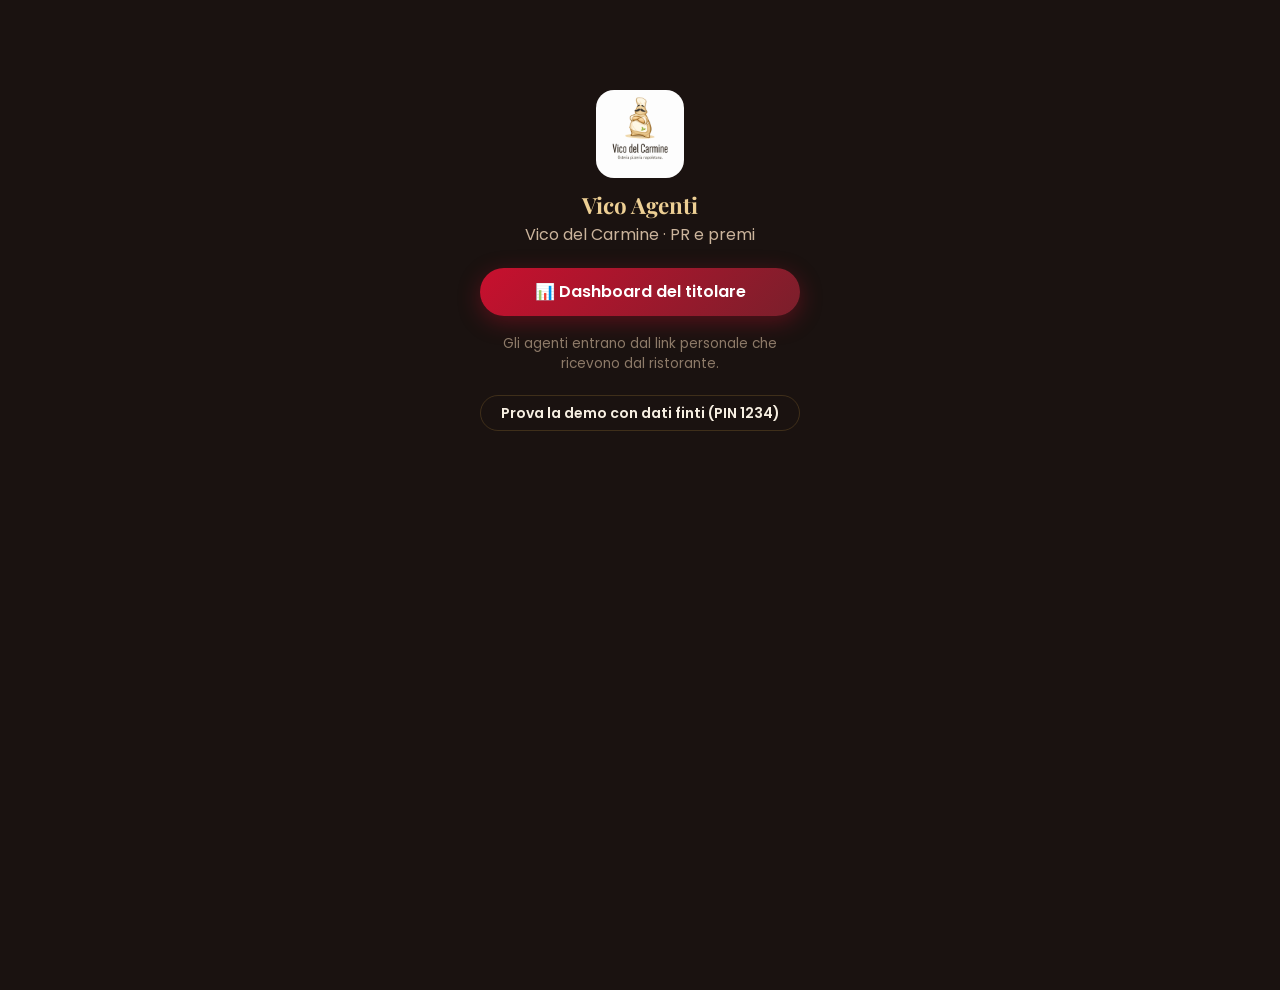
<file: index.html>
<!DOCTYPE html>
<html lang="it">
<head>
<meta charset="UTF-8">
<meta name="viewport" content="width=device-width, initial-scale=1">
<meta name="theme-color" content="#1a1210">
<title>Vico Agenti</title>
<link rel="icon" href="assets/img/logo.jpg">
<link href="https://fonts.googleapis.com/css2?family=Playfair+Display:wght@700;900&family=Poppins:wght@400;600;700&display=swap" rel="stylesheet">
<link rel="stylesheet" href="assets/css/base.css">
<link rel="stylesheet" href="assets/css/app.css">
</head>
<body>
<section class="accesso">
  <img src="assets/img/logo.jpg" alt="">
  <h1>Vico Agenti</h1>
  <p class="muted">Vico del Carmine · PR e premi</p>
  <a class="btn rosso pieno" style="margin-top:22px" href="titolare/">📊 Dashboard del titolare</a>
  <p class="dim" style="margin-top:18px">Gli agenti entrano dal link personale che ricevono dal ristorante.</p>
  <a class="btn vuoto pieno piccolo" style="margin-top:22px" href="titolare/?demo=1">Prova la demo con dati finti (PIN 1234)</a>
</section>
</body>
</html>
</file>
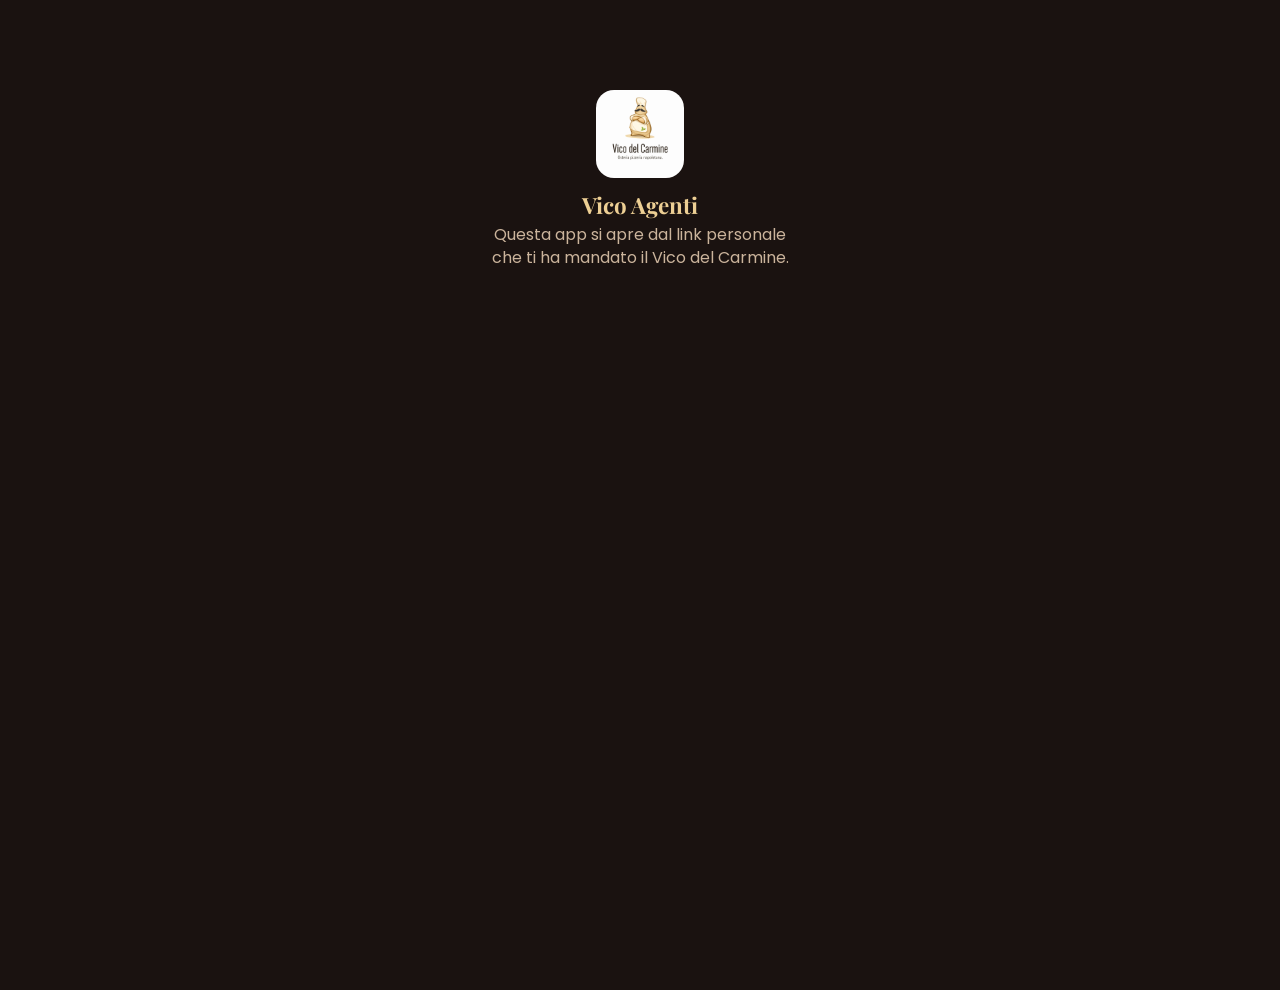
<file: agente/index.html>
<!DOCTYPE html>
<html lang="it">
<head>
<meta charset="UTF-8">
<meta name="viewport" content="width=device-width, initial-scale=1, viewport-fit=cover">
<meta name="theme-color" content="#1a1210">
<meta name="apple-mobile-web-app-capable" content="yes">
<meta name="apple-mobile-web-app-title" content="Vico Agenti">
<meta name="apple-mobile-web-app-status-bar-style" content="black-translucent">
<title>Vico Agenti</title>
<link rel="manifest" href="manifest.webmanifest">
<link rel="icon" href="../assets/img/icona-agente-192.png">
<link rel="apple-touch-icon" href="../assets/img/icona-agente-180.png">
<link rel="preconnect" href="https://fonts.googleapis.com">
<link rel="preconnect" href="https://fonts.gstatic.com" crossorigin>
<link href="https://fonts.googleapis.com/css2?family=Playfair+Display:wght@700;900&family=Poppins:wght@400;600;700&display=swap" rel="stylesheet">
<link rel="stylesheet" href="../assets/css/base.css">
<link rel="stylesheet" href="../assets/css/app.css">
</head>
<body>

<div class="demo-bar" id="demo-bar" hidden>DEMO · dati di prova</div>

<!-- senza link d'accesso -->
<section id="fuori" class="accesso" hidden>
  <img class="marchio" src="../assets/img/logo.jpg" alt="">
  <div class="emblema grande solo-vetrina" aria-hidden="true">🍕</div>
  <h1><span class="marchio">Vico Agenti</span><span class="solo-vetrina">App agente</span></h1>
  <p class="muted">Questa app si apre dal link personale che ti ha mandato <span class="marchio">il Vico del Carmine</span><span class="solo-vetrina">il ristorante</span>.</p>
  <div id="demo-scelta" hidden>
    <p class="dim" style="margin:22px 0 8px">Demo: entra come</p>
  </div>
</section>

<!-- app -->
<div id="app" hidden>
  <header class="top">
    <img class="marchio" src="../assets/img/logo.jpg" alt="">
    <div class="emblema solo-vetrina" aria-hidden="true">🍕</div>
    <div>
      <div class="t1" id="saluto">Ciao</div>
      <div class="t2"><span class="marchio">Agente · Vico del Carmine</span><span class="solo-vetrina">Agente</span></div>
    </div>
    <div class="spazio"></div>
    <span class="pill" id="stato"></span>
  </header>

  <main class="wrap">
    <div class="card no center" id="in-pausa" hidden>
      <h3>⏸️ Il tuo QR è in pausa</h3>
      <p class="muted small">Chi lo inquadra non può giocare. Parlane con il ristorante.</p>
    </div>

    <div class="card no center" id="servizio-pausa" hidden>
      <h3>😊 Stasera siamo al completo</h3>
      <p class="muted small">Servizio in pausa: chi inquadra il tuo QR non riceve buoni. Si riparte domani!</p>
    </div>

    <section class="card oro center">
      <h3>Il tuo QR</h3>
      <p class="muted small">Fallo inquadrare: il cliente gioca, vince un premio per il tavolo e trova la strada per il ristorante.</p>
      <div class="qr" id="mio-qr" style="width:210px;margin-top:14px"></div>
      <div class="riga" style="margin-top:14px">
        <button class="btn oro" id="pieno">⛶ Schermo intero</button>
        <button class="btn vuoto fisso" id="condividi" aria-label="Condividi link">↗︎</button>
      </div>
    </section>

    <section class="card" id="avvisi">
      <h3>🔔 Avvisi</h3>
      <p class="muted small" id="avvisi-testo">Ricevi una notifica appena un tuo cliente si siede, con quanto hai guadagnato.</p>
      <button class="btn verde pieno" id="attiva-avvisi" style="margin-top:12px" hidden>🔔 Attiva le notifiche</button>
    </section>

    <section class="card">
      <h3>🌙 Stasera</h3>
      <div class="kpi">
        <div><b id="s-giocate">0</b><span>hanno giocato</span></div>
        <div><b id="s-persone">0</b><span>persone arrivate</span></div>
        <div class="euro"><b id="s-euro">0 €</b><span>guadagnati</span></div>
      </div>
      <p class="small muted" id="s-prossima" style="margin-top:12px"></p>
      <div class="barra" id="s-barra"><i style="width:0"></i></div>
    </section>

    <section class="card">
      <h3>💶 Le tue tariffe</h3>
      <p class="bonus" id="bonus" hidden></p>
      <ul class="lista" id="fasce"></ul>
      <p class="dim">Ogni sera si riparte da zero.</p>
      <p class="small" id="validita" style="margin-top:8px" hidden></p>
    </section>

    <section class="card">
      <h3 id="m-titolo">📅 Questo mese</h3>
      <div class="kpi">
        <div><b id="m-tavoli">0</b><span>tavoli</span></div>
        <div><b id="m-persone">0</b><span>persone</span></div>
        <div class="euro"><b id="m-euro">0 €</b><span>guadagnati</span></div>
      </div>
    </section>

    <section class="card">
      <h3>👛 I tuoi soldi</h3>
      <div class="kpi">
        <div><b id="t-maturato">0 €</b><span>guadagnati in tutto</span></div>
        <div><b id="t-pagato">0 €</b><span>già ricevuti</span></div>
        <div class="euro"><b id="t-dapagare">0 €</b><span>da ricevere</span></div>
      </div>
    </section>

    <section class="card">
      <h3>🍽️ Ultimi tavoli</h3>
      <ul class="lista" id="ultimi"></ul>
    </section>

    <p class="dim center" id="aggiornato"></p>
  </main>
</div>

<div class="festa" id="festa" hidden>
  <div class="dentro">
    <div class="emoji">🎉</div>
    <h2 id="festa-titolo">È arrivato un tuo tavolo!</h2>
    <p id="festa-testo"></p>
    <div class="soldi" id="festa-euro"></div>
    <button class="btn oro pieno" id="festa-ok">Grande! 💪</button>
  </div>
</div>

<div class="qr-pieno" id="qr-pieno" hidden>
  <div class="qr" id="qr-grande"></div>
  <p>🎰 Inquadra e tenta la fortuna!</p>
  <small>Tocca per chiudere</small>
</div>

<script src="../assets/js/qr.js"></script>
<script src="../assets/js/comune.js"></script>
<script src="../assets/js/store.js"></script>
<script src="../assets/js/agente.js"></script>
</body>
</html>
</file>
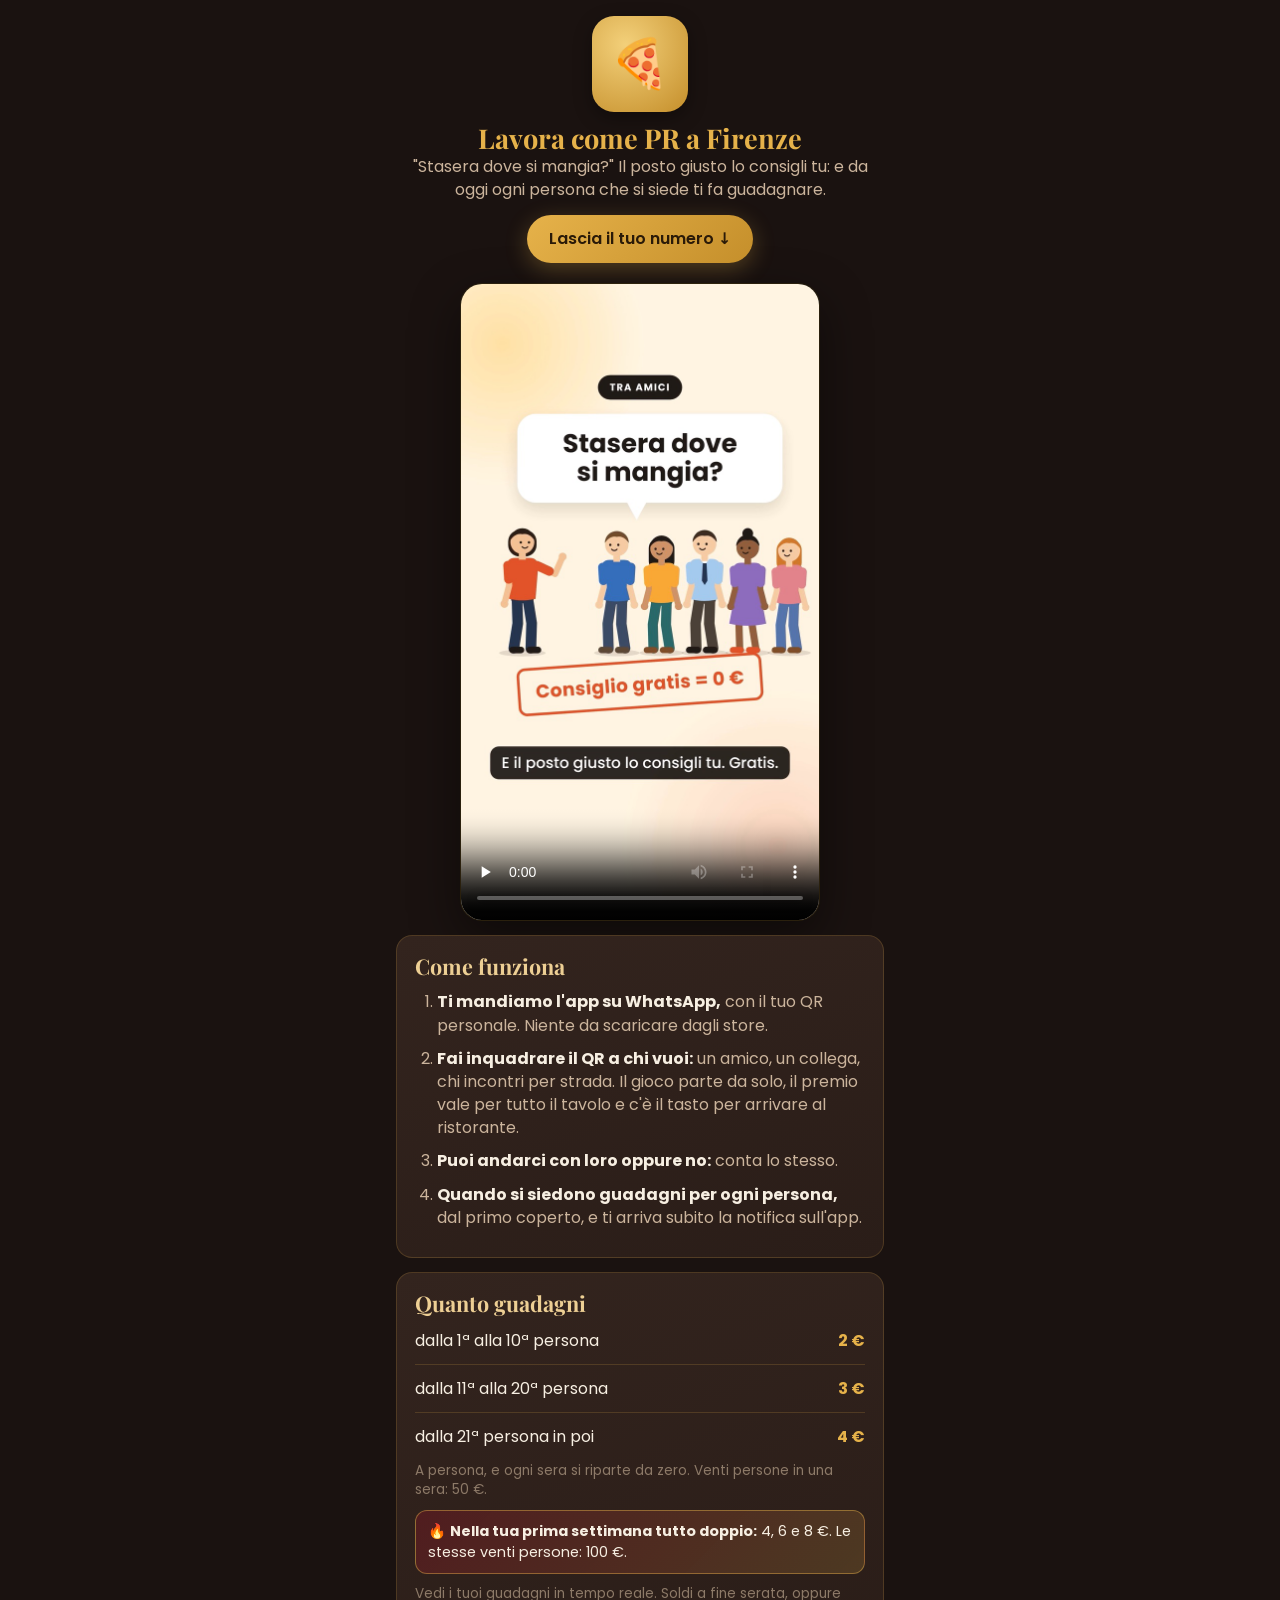
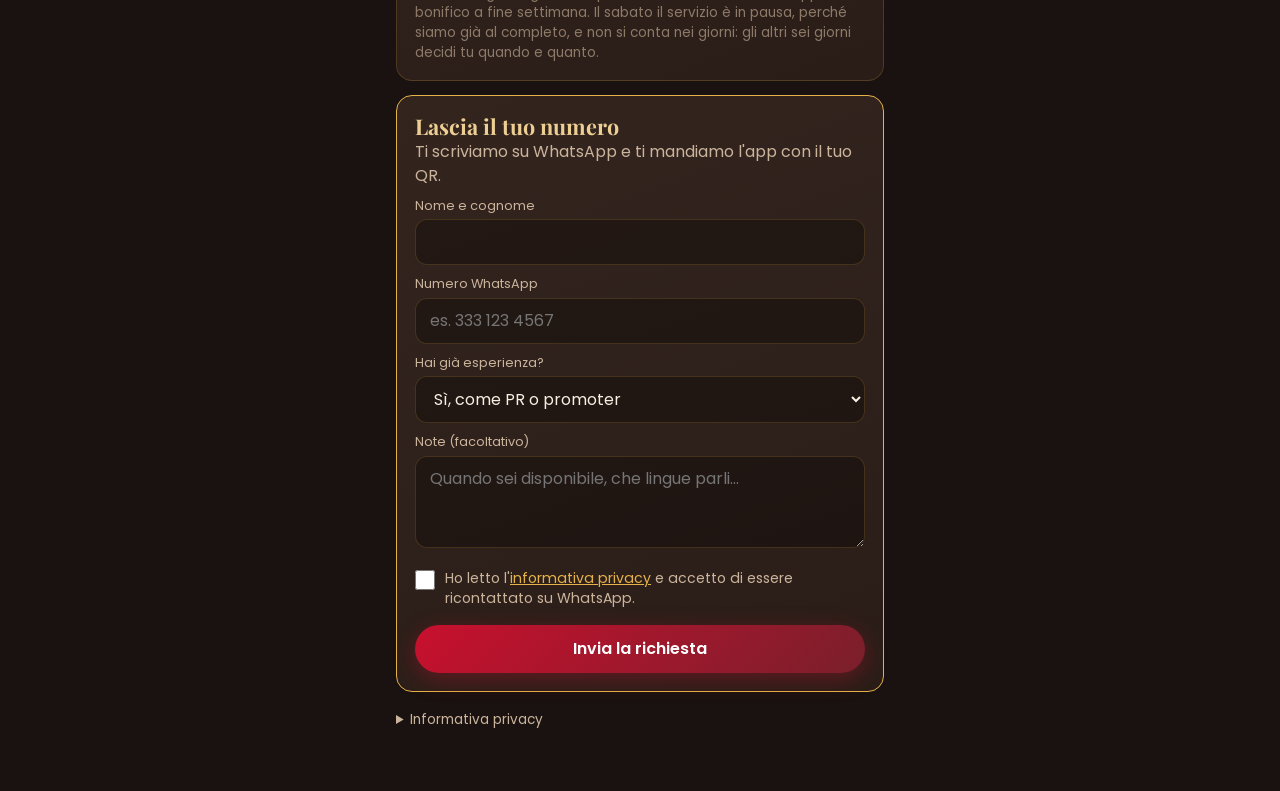
<file: diventa/index.html>
<!DOCTYPE html>
<html lang="it">
<head>
<meta charset="UTF-8">
<meta name="viewport" content="width=device-width, initial-scale=1, viewport-fit=cover">
<meta name="theme-color" content="#1a1210">
<title>Lavora come PR a Firenze</title>
<meta name="description" content="Il posto dove mangiare lo consigli tu: ad amici, colleghi, a chi vuoi. E guadagni per ogni persona che si siede. Ti mandiamo l'app su WhatsApp.">
<meta property="og:title" content="Lavora come PR a Firenze">
<meta property="og:description" content="Il posto dove mangiare lo consigli tu. E se quel consiglio ti facesse guadagnare?">
<meta property="og:image" content="https://vicodelcarmine.github.io/agenti/diventa/copertina.jpg">
<meta property="og:type" content="website">
<link rel="icon" href="data:image/svg+xml,<svg xmlns='http://www.w3.org/2000/svg' viewBox='0 0 100 100'><text y='.9em' font-size='90'>🍕</text></svg>">
<link rel="preconnect" href="https://fonts.googleapis.com">
<link rel="preconnect" href="https://fonts.gstatic.com" crossorigin>
<link href="https://fonts.googleapis.com/css2?family=Playfair+Display:wght@700;900&family=Poppins:wght@400;600;700&display=swap" rel="stylesheet">
<link rel="stylesheet" href="../assets/css/base.css">
<link rel="stylesheet" href="../assets/css/app.css">
<link rel="stylesheet" href="../assets/css/diventa.css">
</head>
<body>

<div class="demo-bar" id="demo-bar" hidden>DEMO · le richieste restano solo in questo browser</div>

<main class="wrap diventa">
  <header class="testa center">
    <div class="emblema grande" aria-hidden="true">🍕</div>
    <h1>Lavora come PR a Firenze</h1>
    <p class="muted">"Stasera dove si mangia?" Il posto giusto lo consigli tu: e da oggi ogni persona che si siede ti fa guadagnare.</p>
    <a class="btn oro" href="#modulo" style="margin-top:14px">Lascia il tuo numero ↓</a>
  </header>

  <!-- il video per chi cerca lavoro come PR (video.mp4 + copertina.jpg) -->
  <div class="video" id="video-pr">
    <video src="video.mp4" poster="copertina.jpg" controls playsinline preload="none"></video>
  </div>

  <section class="card">
    <h2>Come funziona</h2>
    <ol class="passi">
      <li><b>Ti mandiamo l'app su WhatsApp,</b> con il tuo QR personale. Niente da scaricare dagli store.</li>
      <li><b>Fai inquadrare il QR a chi vuoi:</b> un amico, un collega, chi incontri per strada. Il gioco parte da solo, il premio vale per tutto il tavolo e c'è il tasto per arrivare al ristorante.</li>
      <li><b>Puoi andarci con loro oppure no:</b> conta lo stesso.</li>
      <li><b>Quando si siedono guadagni per ogni persona,</b> dal primo coperto, e ti arriva subito la notifica sull'app.</li>
    </ol>
  </section>

  <section class="card">
    <h2>Quanto guadagni</h2>
    <ul class="lista">
      <li><span class="cresce">dalla 1ª alla 10ª persona</span><span class="euro">2 €</span></li>
      <li><span class="cresce">dalla 11ª alla 20ª persona</span><span class="euro">3 €</span></li>
      <li><span class="cresce">dalla 21ª persona in poi</span><span class="euro">4 €</span></li>
    </ul>
    <p class="dim">A persona, e ogni sera si riparte da zero. Venti persone in una sera: 50 €.</p>
    <p class="bonus" style="margin-top:10px">🔥 <b>Nella tua prima settimana tutto doppio:</b> 4, 6 e 8 €. Le stesse venti persone: 100 €.</p>
    <p class="dim" style="margin-top:10px">Vedi i tuoi guadagni in tempo reale. Soldi a fine serata, oppure bonifico a fine settimana.
      Il sabato il servizio è in pausa, perché siamo già al completo, e non si conta nei giorni: gli altri sei giorni decidi tu quando e quanto.</p>
  </section>

  <section class="card oro" id="modulo">
    <h2>Lascia il tuo numero</h2>
    <p class="muted">Ti scriviamo su WhatsApp e ti mandiamo l'app con il tuo QR.</p>
    <form id="f" novalidate>
      <label class="campo"><span>Nome e cognome</span>
        <input type="text" id="nome" autocomplete="name" maxlength="80" required></label>
      <label class="campo"><span>Numero WhatsApp</span>
        <input type="tel" id="tel" autocomplete="tel" inputmode="tel" placeholder="es. 333 123 4567" maxlength="20" required></label>
      <label class="campo"><span>Hai già esperienza?</span>
        <select id="ruolo">
          <option value="PR · già esperienza">Sì, come PR o promoter</option>
          <option value="PR · esperienza in sala/vendita">Sì, in sala, bar o vendita</option>
          <option value="PR · prima volta">No, è la prima volta</option>
          <option value="PR · solo tra amici e colleghi">Lo farei solo tra amici e colleghi</option>
        </select></label>
      <label class="campo"><span>Note (facoltativo)</span>
        <textarea id="note" rows="3" maxlength="500" placeholder="Quando sei disponibile, che lingue parli…"></textarea></label>
      <!-- trappola per i programmi che riempiono i moduli da soli: le persone non la vedono -->
      <input type="text" id="sito" tabindex="-1" autocomplete="off" class="trappola" aria-hidden="true">
      <label class="consenso"><input type="checkbox" id="ok">
        <span>Ho letto l'<a href="#privacy">informativa privacy</a> e accetto di essere ricontattato su WhatsApp.</span></label>
      <button class="btn rosso pieno" id="invia">Invia la richiesta</button>
    </form>
    <div id="grazie" class="center" hidden>
      <div style="font-size:3rem">✅</div>
      <h2>Grazie, <span id="grazie-nome"></span>!</h2>
      <p class="muted">Ti scriviamo su WhatsApp a breve con l'app e il tuo QR.</p>
    </div>
  </section>

  <details class="privacy" id="privacy">
    <summary>Informativa privacy</summary>
    <p><b>Chi raccoglie i dati:</b> il ristorante Vico del Carmine, Via Pisana 40/r, Firenze (titolare del trattamento).</p>
    <p><b>Quali dati:</b> nome, numero di telefono, la tua esperienza, quello che scrivi nelle note e da quale annuncio sei arrivato.</p>
    <p><b>Perché:</b> solo per ricontattarti su WhatsApp a proposito di questa collaborazione. Non li usiamo per pubblicità e non li cediamo a nessuno.</p>
    <p><b>Per quanto:</b> se la richiesta non va avanti li cancelliamo subito; se diventi agente restano nella tua scheda finché collabori con noi.</p>
    <p><b>I tuoi diritti:</b> puoi chiedere in qualsiasi momento di vedere, correggere o cancellare i tuoi dati scrivendoci su WhatsApp.</p>
  </details>
</main>

<script src="../assets/js/comune.js"></script>
<script src="../assets/js/store.js"></script>
<script src="../assets/js/diventa.js"></script>
</body>
</html>
</file>
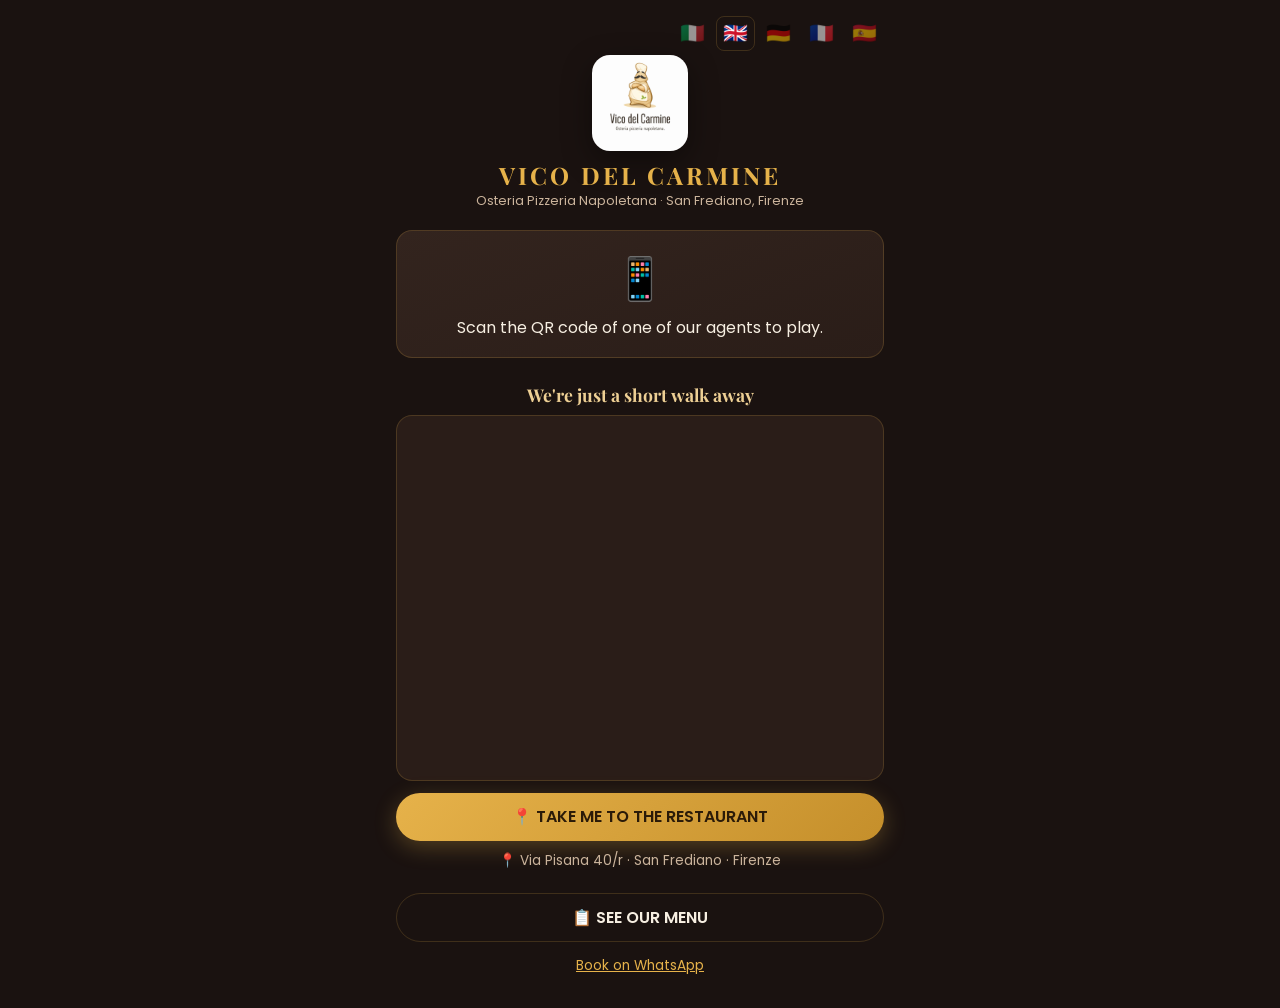
<file: gioca/index.html>
<!DOCTYPE html>
<html lang="it">
<head>
<meta charset="UTF-8">
<meta name="viewport" content="width=device-width, initial-scale=1, viewport-fit=cover">
<meta name="theme-color" content="#1a1210">
<title>Tenta la Fortuna · Vico del Carmine</title>
<link rel="icon" href="../assets/img/logo.jpg">
<link rel="preconnect" href="https://fonts.googleapis.com">
<link rel="preconnect" href="https://fonts.gstatic.com" crossorigin>
<link href="https://fonts.googleapis.com/css2?family=Playfair+Display:wght@700;900&family=Poppins:wght@400;600;700&display=swap" rel="stylesheet">
<link rel="stylesheet" href="../assets/css/base.css">
<link rel="stylesheet" href="../assets/css/gioca.css">
</head>
<body>

<div class="demo-bar" id="demo-bar" hidden>DEMO · dati di prova</div>

<div class="wrap">
  <nav class="lingue" id="lingue" aria-label="Lingua"></nav>

  <header class="testa">
    <img class="marchio" src="../assets/img/logo.jpg" alt="Vico del Carmine" width="96" height="96">
    <div class="emblema grande solo-vetrina" aria-hidden="true">🍕</div>
    <h1 class="marchio">VICO DEL CARMINE</h1>
    <h1 class="solo-vetrina">OSTERIA · PIZZERIA</h1>
    <p class="marchio">Osteria Pizzeria Napoletana · San Frediano, Firenze</p>
    <p class="solo-vetrina">Firenze</p>
  </header>

  <section id="gioco" hidden>
    <div class="card oro invito">
      <h2 data-t="titolo"></h2>
      <p data-t="sotto"></p>
    </div>
    <div class="slots" aria-hidden="true">
      <div class="slot"><span>🍕</span></div>
      <div class="slot"><span>🎰</span></div>
      <div class="slot"><span>🍕</span></div>
    </div>
    <button id="gira" class="btn rosso grande" data-t="gira"></button>
  </section>

  <section id="vincita" hidden></section>

  <section id="messaggio" class="card center" hidden></section>

  <section class="dove">
    <h3 data-t="dove"></h3>
    <div class="mappa marchio"><iframe id="mappa" title="Mappa" loading="lazy" referrerpolicy="no-referrer-when-downgrade"></iframe></div>
    <div class="mappa mappa-finta solo-vetrina" aria-hidden="true"><span>📍</span><b>3 minuti a piedi</b></div>
    <a class="btn oro pieno" id="strada" target="_blank" rel="noopener" data-t="strada"></a>
    <p class="indirizzo marchio">📍 Via Pisana 40/r · San Frediano · Firenze</p>
  </section>

  <a class="btn vuoto pieno marchio" id="menu" data-t="menu"></a>
  <p class="center small prenota marchio"><a id="prenota" target="_blank" rel="noopener" data-t="prenota"></a></p>
</div>

<div class="coriandoli" id="coriandoli" aria-hidden="true"></div>

<script src="../assets/js/qr.js"></script>
<script src="../assets/js/comune.js"></script>
<script src="../assets/js/store.js"></script>
<script src="../assets/js/gioca.js"></script>
</body>
</html>
</file>
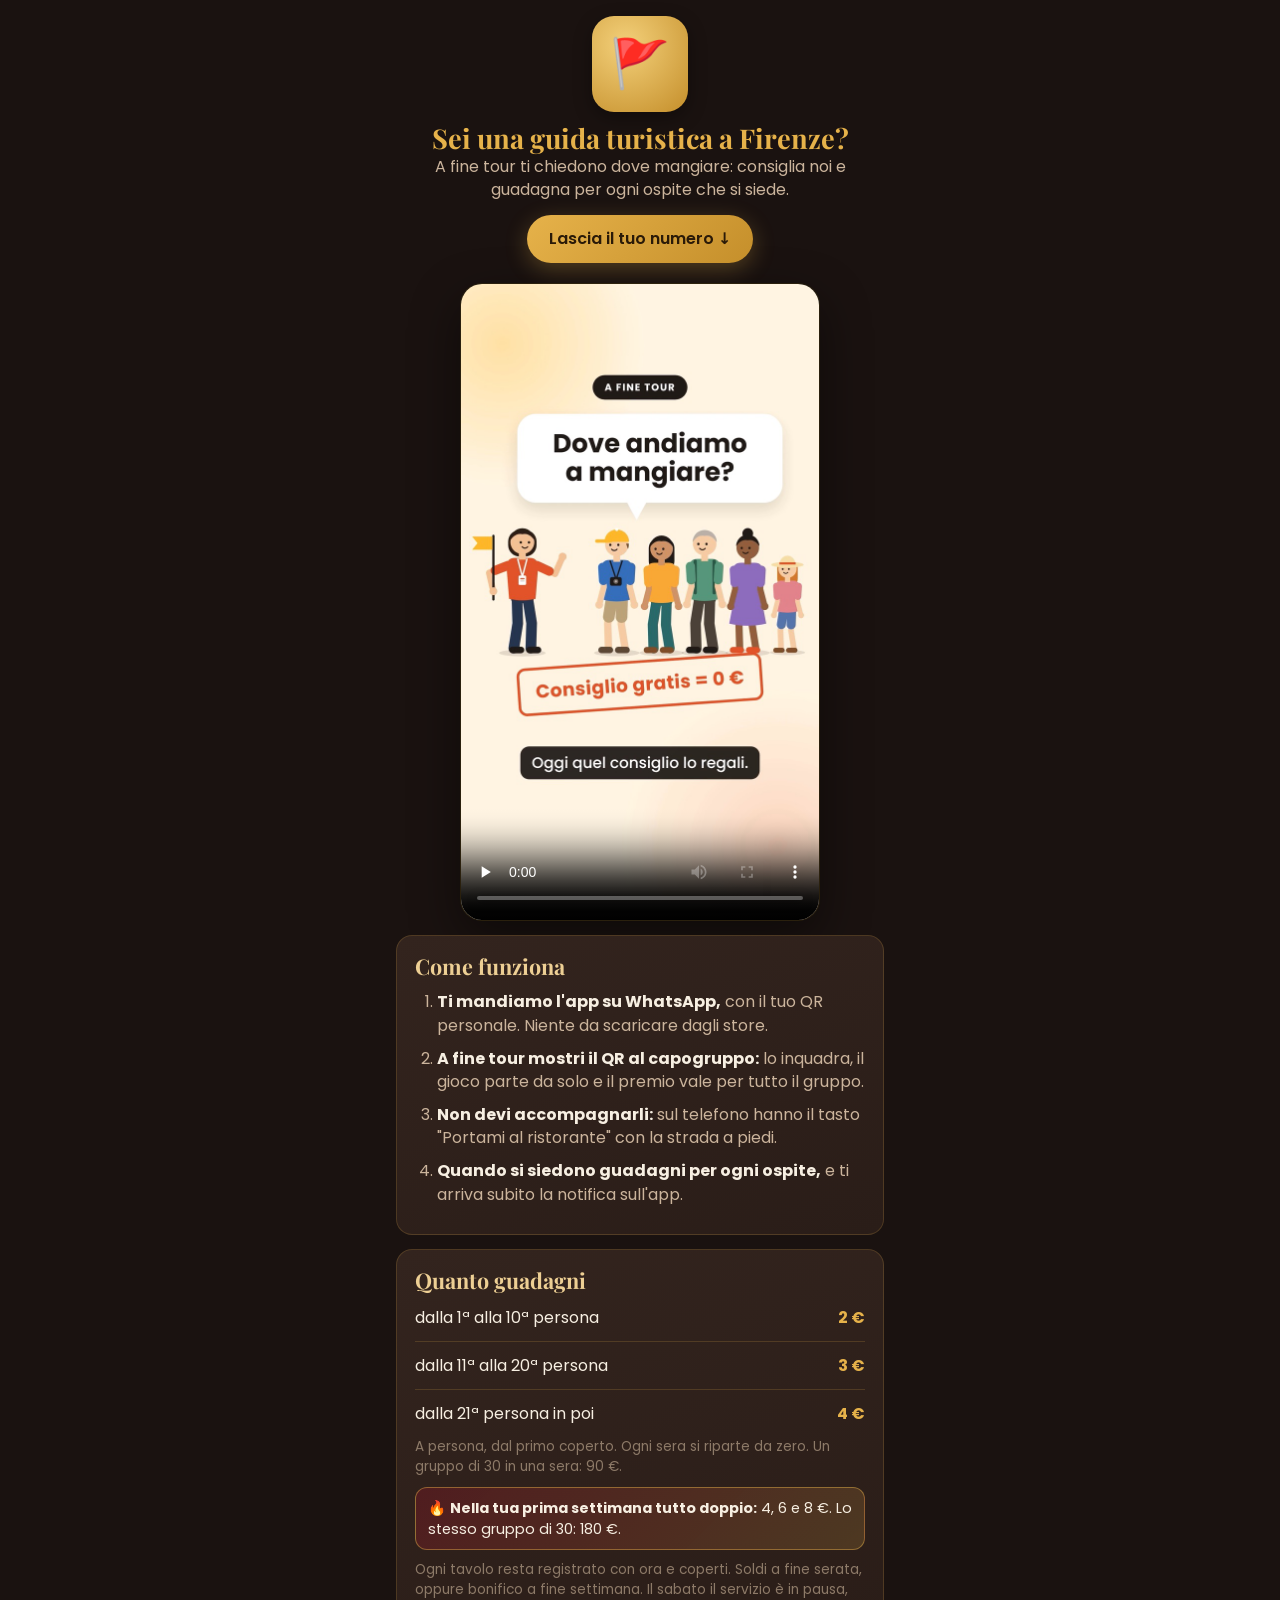
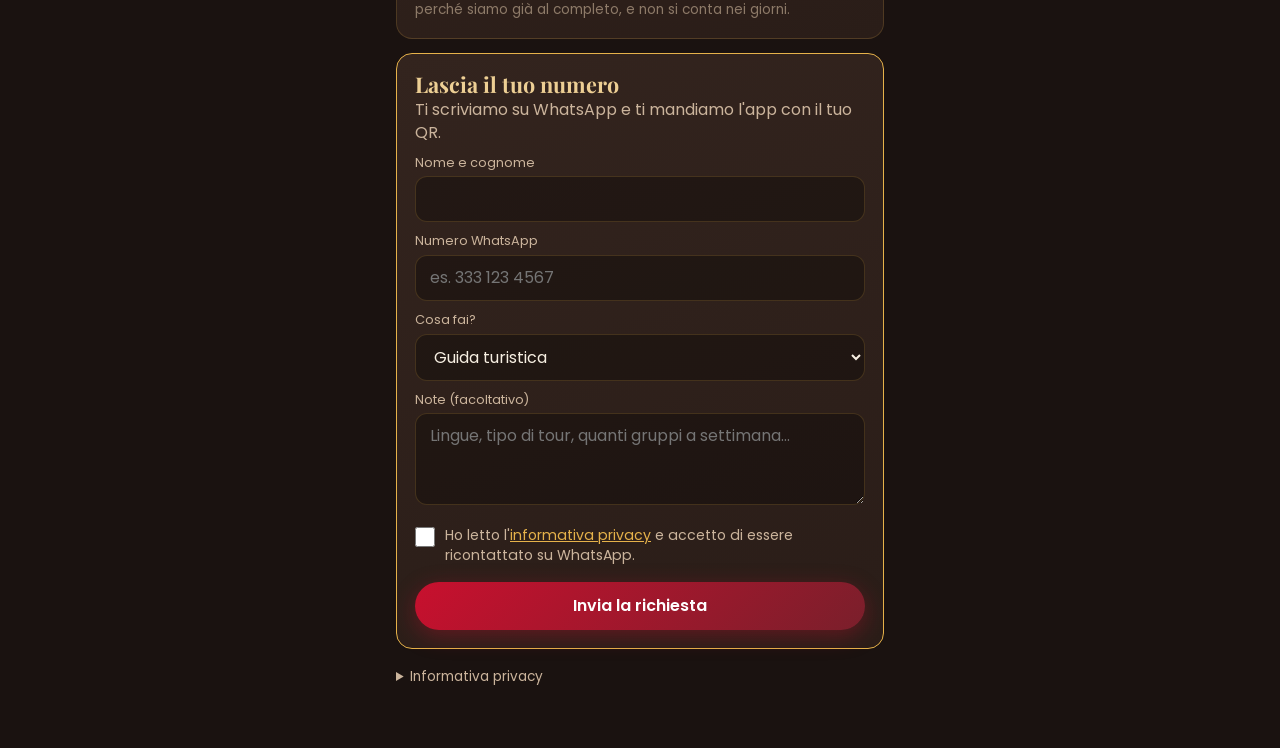
<file: guide/index.html>
<!DOCTYPE html>
<html lang="it">
<head>
<meta charset="UTF-8">
<meta name="viewport" content="width=device-width, initial-scale=1, viewport-fit=cover">
<meta name="theme-color" content="#1a1210">
<title>Guide turistiche a Firenze</title>
<meta name="description" content="A fine tour ti chiedono dove mangiare: consiglia noi e guadagna per ogni ospite che si siede. Ti mandiamo l'app su WhatsApp.">
<meta property="og:title" content="Sei una guida turistica a Firenze?">
<meta property="og:description" content="A fine tour ti chiedono dove mangiare: consiglia noi e guadagna per ogni ospite che si siede.">
<meta property="og:image" content="https://vicodelcarmine.github.io/agenti/guide/copertina.jpg">
<meta property="og:type" content="website">
<link rel="icon" href="copertina.jpg">
<link rel="preconnect" href="https://fonts.googleapis.com">
<link rel="preconnect" href="https://fonts.gstatic.com" crossorigin>
<link href="https://fonts.googleapis.com/css2?family=Playfair+Display:wght@700;900&family=Poppins:wght@400;600;700&display=swap" rel="stylesheet">
<link rel="stylesheet" href="../assets/css/base.css">
<link rel="stylesheet" href="../assets/css/app.css">
<link rel="stylesheet" href="../assets/css/diventa.css">
</head>
<body>

<div class="demo-bar" id="demo-bar" hidden>DEMO · le richieste restano solo in questo browser</div>

<main class="wrap diventa">
  <header class="testa center">
    <div class="emblema grande" aria-hidden="true">🚩</div>
    <h1>Sei una guida turistica a Firenze?</h1>
    <p class="muted">A fine tour ti chiedono dove mangiare: consiglia noi e guadagna per ogni ospite che si siede.</p>
    <a class="btn oro" href="#modulo" style="margin-top:14px">Lascia il tuo numero ↓</a>
  </header>

  <div class="video">
    <video src="video.mp4" poster="copertina.jpg" controls playsinline preload="none"></video>
  </div>

  <section class="card">
    <h2>Come funziona</h2>
    <ol class="passi">
      <li><b>Ti mandiamo l'app su WhatsApp,</b> con il tuo QR personale. Niente da scaricare dagli store.</li>
      <li><b>A fine tour mostri il QR al capogruppo:</b> lo inquadra, il gioco parte da solo e il premio vale per tutto il gruppo.</li>
      <li><b>Non devi accompagnarli:</b> sul telefono hanno il tasto "Portami al ristorante" con la strada a piedi.</li>
      <li><b>Quando si siedono guadagni per ogni ospite,</b> e ti arriva subito la notifica sull'app.</li>
    </ol>
  </section>

  <section class="card">
    <h2>Quanto guadagni</h2>
    <ul class="lista">
      <li><span class="cresce">dalla 1ª alla 10ª persona</span><span class="euro">2 €</span></li>
      <li><span class="cresce">dalla 11ª alla 20ª persona</span><span class="euro">3 €</span></li>
      <li><span class="cresce">dalla 21ª persona in poi</span><span class="euro">4 €</span></li>
    </ul>
    <p class="dim">A persona, dal primo coperto. Ogni sera si riparte da zero. Un gruppo di 30 in una sera: 90 €.</p>
    <p class="bonus" style="margin-top:10px">🔥 <b>Nella tua prima settimana tutto doppio:</b> 4, 6 e 8 €. Lo stesso gruppo di 30: 180 €.</p>
    <p class="dim" style="margin-top:10px">Ogni tavolo resta registrato con ora e coperti. Soldi a fine serata, oppure bonifico a fine settimana.
      Il sabato il servizio è in pausa, perché siamo già al completo, e non si conta nei giorni.</p>
  </section>

  <section class="card oro" id="modulo">
    <h2>Lascia il tuo numero</h2>
    <p class="muted">Ti scriviamo su WhatsApp e ti mandiamo l'app con il tuo QR.</p>
    <form id="f" novalidate>
      <label class="campo"><span>Nome e cognome</span>
        <input type="text" id="nome" autocomplete="name" maxlength="80" required></label>
      <label class="campo"><span>Numero WhatsApp</span>
        <input type="tel" id="tel" autocomplete="tel" inputmode="tel" placeholder="es. 333 123 4567" maxlength="20" required></label>
      <label class="campo"><span>Cosa fai?</span>
        <select id="ruolo">
          <option>Guida turistica</option>
          <option>Accompagnatore turistico</option>
          <option>Tour leader</option>
          <option>Autista NCC</option>
          <option>Tassista</option>
          <option>Guida · altro</option>
        </select></label>
      <label class="campo"><span>Note (facoltativo)</span>
        <textarea id="note" rows="3" maxlength="500" placeholder="Lingue, tipo di tour, quanti gruppi a settimana…"></textarea></label>
      <!-- trappola per i programmi che riempiono i moduli da soli: le persone non la vedono -->
      <input type="text" id="sito" tabindex="-1" autocomplete="off" class="trappola" aria-hidden="true">
      <label class="consenso"><input type="checkbox" id="ok">
        <span>Ho letto l'<a href="#privacy">informativa privacy</a> e accetto di essere ricontattato su WhatsApp.</span></label>
      <button class="btn rosso pieno" id="invia">Invia la richiesta</button>
    </form>
    <div id="grazie" class="center" hidden>
      <div style="font-size:3rem">✅</div>
      <h2>Grazie, <span id="grazie-nome"></span>!</h2>
      <p class="muted">Ti scriviamo su WhatsApp a breve con l'app e il tuo QR.</p>
    </div>
  </section>

  <details class="privacy" id="privacy">
    <summary>Informativa privacy</summary>
    <p><b>Chi raccoglie i dati:</b> il ristorante Vico del Carmine, Via Pisana 40/r, Firenze (titolare del trattamento).</p>
    <p><b>Quali dati:</b> nome, numero di telefono, ruolo, quello che scrivi nelle note e da quale annuncio sei arrivato.</p>
    <p><b>Perché:</b> solo per ricontattarti su WhatsApp a proposito di questa collaborazione. Non li usiamo per pubblicità e non li cediamo a nessuno.</p>
    <p><b>Per quanto:</b> se la richiesta non va avanti li cancelliamo subito; se diventi agente restano nella tua scheda finché collabori con noi.</p>
    <p><b>I tuoi diritti:</b> puoi chiedere in qualsiasi momento di vedere, correggere o cancellare i tuoi dati scrivendoci su WhatsApp.</p>
  </details>
</main>

<script src="../assets/js/comune.js"></script>
<script src="../assets/js/store.js"></script>
<script src="../assets/js/diventa.js"></script>
</body>
</html>
</file>
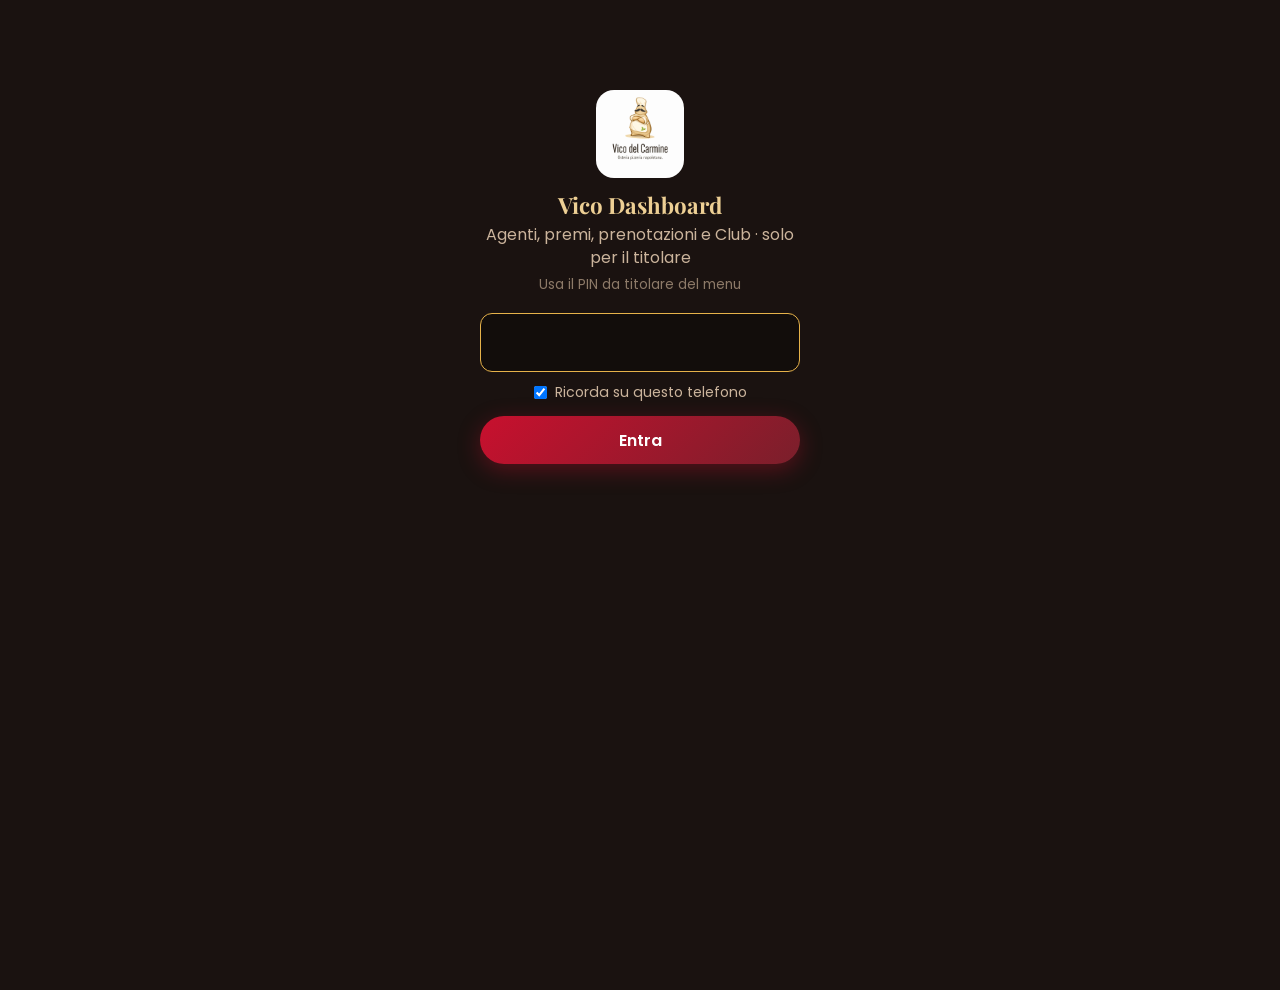
<file: titolare/index.html>
<!DOCTYPE html>
<html lang="it">
<head>
<meta charset="UTF-8">
<meta name="viewport" content="width=device-width, initial-scale=1, viewport-fit=cover">
<meta name="theme-color" content="#1a1210">
<meta name="apple-mobile-web-app-capable" content="yes">
<meta name="apple-mobile-web-app-title" content="Vico Dashboard">
<meta name="apple-mobile-web-app-status-bar-style" content="black-translucent">
<title>Vico Dashboard</title>
<link rel="manifest" href="manifest.webmanifest">
<link rel="icon" href="../assets/img/icona-titolare-192.png">
<link rel="apple-touch-icon" href="../assets/img/icona-titolare-180.png">
<link rel="preconnect" href="https://fonts.googleapis.com">
<link rel="preconnect" href="https://fonts.gstatic.com" crossorigin>
<link href="https://fonts.googleapis.com/css2?family=Playfair+Display:wght@700;900&family=Poppins:wght@400;600;700&display=swap" rel="stylesheet">
<link rel="stylesheet" href="../assets/css/base.css">
<link rel="stylesheet" href="../assets/css/app.css">
</head>
<body>

<div class="demo-bar" id="demo-bar" hidden>DEMO · dati di prova · PIN 1234</div>

<!-- PIN -->
<section id="login" class="accesso" hidden>
  <img class="marchio" src="../assets/img/logo.jpg" alt="">
  <div class="emblema grande solo-vetrina" aria-hidden="true">🍕</div>
  <h1><span class="marchio">Vico Dashboard</span><span class="solo-vetrina">Dashboard</span></h1>
  <p class="muted">Agenti, premi, prenotazioni e Club · solo per il titolare</p>
  <p class="dim" style="margin-top:6px">Usa il PIN da titolare del menu</p>
  <form id="f-login">
    <input class="pin" id="pin" type="password" inputmode="numeric" autocomplete="off" maxlength="8" aria-label="PIN">
    <label class="ricorda"><input type="checkbox" id="ricorda" checked> Ricorda su questo telefono</label>
    <button class="btn rosso pieno">Entra</button>
  </form>
</section>

<div id="app" hidden>
  <header class="top">
    <img class="marchio" src="../assets/img/logo.jpg" alt="">
    <div class="emblema solo-vetrina" aria-hidden="true">🍕</div>
    <div>
      <div class="t1"><span class="marchio">Vico Dashboard</span><span class="solo-vetrina">Dashboard</span></div>
      <div class="t2" id="sottotitolo">Agenti · Club · provvigioni</div>
    </div>
    <div class="spazio"></div>
    <a class="btn vuoto piccolo solo-largo" id="vai-desktop" href="../desktop/" title="Statistiche, storico, clienti e campagne sullo schermo grande">🖥️ Statistiche</a>
  </header>

  <main class="wrap">

    <!-- RISCATTA -->
    <section data-tab="riscatta">
      <div id="r-inizio">
        <button class="btn rosso pieno grande" id="scansiona" style="min-height:64px;font-size:1.15rem">📷 Scansiona buono o premio</button>
        <form id="f-codice" class="riga" style="margin-top:12px">
          <input id="codice" type="text" placeholder="oppure scrivi il codice" autocapitalize="characters" autocomplete="off" spellcheck="false">
          <button class="btn oro fisso">Cerca</button>
        </form>
        <p class="dim center" style="margin-top:12px">Vale per i buoni degli agenti (6 caratteri) e per i premi del Club (7 caratteri). Puoi anche inquadrarli con la fotocamera normale del telefono: si apre direttamente qui.</p>
      </div>
      <div id="r-esito"></div>
      <div class="card" id="r-sera"></div>
    </section>

    <!-- STASERA -->
    <section data-tab="stasera" hidden>
      <div class="sez-titolo"><h2>🌙 Stasera</h2><span class="dim" id="st-chiusura"></span></div>
      <div class="kpi">
        <div><b id="st-giocate">0</b><span>hanno giocato</span></div>
        <div><b id="st-tavoli">0</b><span>tavoli arrivati</span></div>
        <div><b id="st-persone">0</b><span>persone</span></div>
      </div>
      <div class="kpi due" style="margin-top:10px">
        <div class="euro"><b id="st-euro">0 €</b><span>provvigioni stasera</span></div>
        <div><b id="st-attesa">0</b><span>buoni ancora in giro</span></div>
      </div>
      <div class="card"><h3>Per agente</h3><ul class="lista" id="st-agenti"></ul></div>
      <div class="card"><h3>Tavoli arrivati</h3><ul class="lista" id="st-tavoli-lista"></ul></div>
    </section>

    <!-- PRENOTA -->
    <section data-tab="prenota" hidden>
      <div class="sez-titolo"><h2>📅 Prenotazioni</h2></div>
      <div class="riga pr-nuove">
        <button class="btn rosso" id="pr-voce" type="button">🎤 Detta</button>
        <button class="btn oro" id="pr-nuova" type="button">＋ Aggiungi</button>
      </div>
      <div class="card novita-card" id="pr-novita" hidden>
        <div class="riga"><h3 class="cresce" style="margin:0" id="pr-novita-titolo">🔔 Novità</h3>
          <button class="btn vuoto piccolo fisso" id="pr-novita-viste" type="button">Segna tutto visto</button></div>
        <ul class="lista" id="pr-novita-lista"></ul>
      </div>
      <div class="riga giorno-nav">
        <button class="btn vuoto piccolo fisso" id="pr-prima" aria-label="Sera prima con prenotazioni">‹</button>
        <label class="btn vuoto piccolo scegli-data"><span id="pr-sera">Oggi</span><input type="date" id="pr-data" aria-label="Scegli la sera"></label>
        <button class="btn vuoto piccolo fisso" id="pr-oggi" type="button" hidden>Oggi</button>
        <button class="btn vuoto piccolo fisso" id="pr-dopo" aria-label="Sera dopo con prenotazioni">›</button>
      </div>
      <p class="avviso-sera" id="pr-chiuso" hidden>🔒 Sera chiusa: dal sito non si prenota.</p>
      <div id="pr-turni"></div>
      <div class="card"><h3>📆 Prossimi 14 giorni</h3><ul class="lista" id="pr-prossimi"></ul></div>
      <p class="gruppo">Impostazioni · tocca per aprire</p>
      <div class="card tendina" data-tendina="pr-sito">
        <div class="tendina-testa"><h3>🌐 Prenotazioni dal sito</h3>
          <label class="switch"><input type="checkbox" id="pr-attive"><i></i></label></div>
        <p class="riassunto solo-chiusa" id="pr-riassunto"></p>
        <div class="tendina-corpo">
        <p class="dim">Il cliente sceglie l'ora in cui arriva; i coperti si contano per turno. Si confermano da sole finché nel turno c'è posto, e contano anche le prenotazioni che aggiungi tu.</p>
        <p class="muted small" style="margin-top:12px">Turni: arrivi dalle – alle</p>
        <div id="pr-fasce"></div>
        <button class="btn vuoto piccolo" id="pr-fascia-piu" type="button">＋ Turno</button>
        <label class="campo"><span>Orari proposti al cliente ogni</span>
          <select id="pr-passo"><option value="15">15 minuti</option><option value="30">30 minuti</option><option value="60">un'ora</option></select></label>
        <p class="dim small" id="pr-orari-anteprima"></p>
        <div class="riga">
          <label class="campo"><span>Coperti per turno</span><input type="number" inputmode="numeric" id="pr-coperti" min="1" max="500"></label>
          <label class="campo"><span>Persone al massimo</span><input type="number" inputmode="numeric" id="pr-max" min="1" max="60"></label>
        </div>
        <div class="riga">
          <label class="campo"><span>Si prenota fino a (giorni)</span><input type="number" inputmode="numeric" id="pr-avanti" min="1" max="180"></label>
          <label class="campo"><span>Chiude prima del turno (ore)</span><input type="number" inputmode="decimal" id="pr-anticipo" min="0" max="48" step="0.5"></label>
        </div>
        <p class="dim small">Chi è in più del massimo vede il tasto per chiamarvi.</p>
        <p class="muted small" style="margin-top:12px">Sere chiuse in più (ferie, eventi privati):</p>
        <div class="riga"><input type="date" id="pr-chiusa-data" aria-label="Sera da chiudere"><button class="btn vuoto piccolo fisso" id="pr-chiusa-piu" type="button">＋ Chiudi</button></div>
        <ul class="lista" id="pr-chiuse"></ul>
        <p class="dim small" id="pr-giorno-chiusura"></p>
        <button class="btn oro pieno" id="pr-salva" style="margin-top:12px">Salva</button>
        </div>
      </div>
      <div class="card tendina" data-tendina="pr-asporto">
        <div class="tendina-testa"><h3>🛍️ Asporto</h3>
          <label class="switch"><input type="checkbox" id="as-attive"><i></i></label></div>
        <p class="riassunto" id="as-stasera"></p>
        <button class="btn vuoto piccolo pieno" id="as-storico" type="button" style="margin-top:10px">📋 Ordini e storico</button>
        <div class="tendina-corpo">
        <p class="dim">Dal sito si apre il menu in modalità asporto: il cliente sceglie i piatti e l'ora di ritiro di stasera, e paga al ritiro. Gli ordini arrivano sul Banco, a parte dai tavoli.</p>
        <div class="riga">
          <label class="campo"><span>Primo ritiro</span><input type="time" id="as-dalle"></label>
          <label class="campo"><span>Ultimo ritiro</span><input type="time" id="as-alle"></label>
        </div>
        <div class="riga">
          <label class="campo"><span>Piatti per orario</span><input type="number" inputmode="numeric" id="as-piatti" min="1" max="200"></label>
          <label class="campo"><span>Un orario ogni</span>
            <select id="as-passo"><option value="10">10 minuti</option><option value="15">15 minuti</option><option value="20">20 minuti</option><option value="30">30 minuti</option></select></label>
        </div>
        <label class="campo"><span>Tempo minimo per prepararlo (minuti)</span><input type="number" inputmode="numeric" id="as-anticipo" min="0" max="240"></label>
        <p class="muted small">Sere senza asporto:</p>
        <div class="giorni" id="as-giorni-no"></div>
        <p class="dim small" style="margin-top:8px">Bevande e dolci non contano nei piatti della cucina. Il giorno di chiusura del Club vale anche qui.</p>
        <button class="btn oro pieno" id="as-salva" style="margin-top:12px">Salva</button>
        <ul class="lista" style="margin-top:8px">
          <li><span class="cresce">Schermata del Banco<span class="dim" style="display:block">dove arrivano gli ordini</span></span>
            <a class="btn vuoto piccolo" href="https://vicodelcarmine.github.io/menu/banco.html" target="_blank" rel="noopener">Apri</a></li>
        </ul>
        </div>
      </div>
      <div class="card tendina" data-tendina="pr-whatsapp">
        <div class="tendina-testa"><h3>📲 WhatsApp di conferma</h3>
          <label class="switch"><input type="checkbox" id="wa-attivo"><i></i></label></div>
        <p class="riassunto" id="wa-stato"></p>
        <button class="btn vuoto piccolo pieno" id="wa-messaggi" type="button" style="margin-top:10px">💬 Messaggi ricevuti</button>
        <div class="tendina-corpo">
        <p class="dim">Dopo ogni prenotazione dal sito parte un WhatsApp con la conferma; al cliente nuovo anche il prosecco di benvenuto, da mostrare al cameriere. Se il messaggio arriva, il numero è giusto (nella prenotazione vedi ✅ verificato).</p>
        <label class="campo"><span>Prosecco di benvenuto al cliente nuovo: al massimo per (persone)</span><input type="number" inputmode="numeric" id="wa-benvenuto" min="0" max="20"></label>
        <label class="campo"><span>Link per le recensioni Google (a chi dà 4 o 5)</span><input type="url" id="wa-recensioni" placeholder="https://g.page/r/…/review" autocomplete="off"></label>
        <div class="riga">
          <label class="campo"><span>Invito al Club dopo (ore)</span><input type="number" inputmode="numeric" id="wa-club-ore" min="0" max="20"></label>
          <label class="campo"><span>Voto il giorno dopo alle</span><input type="time" id="wa-voto-ora"></label>
        </div>
        <details style="margin-top:10px"><summary class="dim small" style="cursor:pointer">Collegamento con Meta</summary>
          <label class="campo"><span>Phone number ID (da WhatsApp Manager)</span><input type="text" inputmode="numeric" id="wa-numero" autocomplete="off"></label>
          <div class="riga">
            <label class="campo"><span>Modello cliente nuovo</span><input type="text" id="wa-modello-nuovo" autocomplete="off"></label>
            <label class="campo"><span>Modello cliente abituale</span><input type="text" id="wa-modello" autocomplete="off"></label>
          </div>
          <label class="campo"><span>Modello del voto</span><input type="text" id="wa-modello-voto" autocomplete="off"></label>
          <label class="riga" style="gap:8px;margin-top:8px"><input type="checkbox" id="wa-inglese"><span class="small">Modelli in inglese approvati (ai turisti in inglese)</span></label>
        </details>
        <button class="btn oro pieno" id="wa-salva" style="margin-top:12px">Salva</button>
        </div>
      </div>
      <div class="card tendina" data-tendina="pr-avvisi">
        <div class="tendina-testa"><h3>🔔 Avvisi su questo telefono</h3></div>
        <p class="riassunto solo-chiusa" id="pr-avvisi-riassunto"></p>
        <button class="btn rosso pieno" id="pr-avvisi-attiva" hidden style="margin-top:10px">Attiva gli avvisi</button>
        <div class="tendina-corpo">
        <p class="dim" id="pr-avvisi-testo"></p>
        <button class="btn vuoto piccolo" id="pr-avvisi-prova" hidden style="margin-top:10px">Manda una prova</button>
        </div>
      </div>
      <div class="card tendina" data-tendina="pr-pagina">
        <div class="tendina-testa"><h3>🔗 Pagina per prenotare</h3></div>
        <p class="riassunto solo-chiusa">vicodelcarmine.it · il link da mettere su Google, Instagram e Facebook</p>
        <div class="tendina-corpo">
        <ul class="lista">
          <li><span class="cresce">vicodelcarmine.it<span class="dim" style="display:block">da mettere su Google, Instagram e Facebook</span></span>
            <a class="btn vuoto piccolo" href="https://vicodelcarmine.it/#prenota" target="_blank" rel="noopener">Apri</a>
            <button class="btn oro piccolo" id="pr-copia" type="button">Copia</button></li>
        </ul>
        </div>
      </div>
    </section>

    <!-- CLUB -->
    <section data-tab="club" hidden>
      <div class="sez-titolo"><h2>💳 Club del Vico</h2><span class="dim" id="cl-promo"></span></div>
      <div class="kpi">
        <div><b id="cl-iscritti">0</b><span>iscritti</span></div>
        <div><b id="cl-nuovi">0</b><span>ultimi 7 giorni</span></div>
        <div class="euro"><b id="cl-attivi">0</b><span>premi da usare</span></div>
      </div>
      <div class="card" id="cl-camp-box" hidden><h3>🎁 Campagne regalo a sorpresa</h3><div id="cl-camp"></div></div>
      <div class="card"><h3>🌙 Premi usati stasera</h3><ul class="lista" id="cl-stasera"></ul>
        <p class="dim" id="cl-mese" style="margin-top:6px"></p></div>
      <div class="card" id="cl-compleanni-box" hidden><h3>🎂 Compleanni nei prossimi 7 giorni</h3><ul class="lista" id="cl-compleanni"></ul></div>
      <div class="card tendina" data-tendina="cl-iscritti">
        <div class="tendina-testa"><h3>👤 Iscritti</h3></div>
        <p class="riassunto solo-chiusa" id="cl-lista-riassunto"></p>
        <div class="tendina-corpo">
        <input type="search" id="cl-cerca" placeholder="Cerca per nome, email o telefono" autocomplete="off">
        <ul class="lista" id="cl-lista" style="margin-top:8px"></ul>
        </div>
      </div>
      <p class="gruppo">Impostazioni del Club · tocca per aprire</p>
      <div class="card tendina" data-tendina="cl-benvenuto">
        <div class="tendina-testa"><h3>🎁 Premio di benvenuto</h3></div>
        <p class="riassunto solo-chiusa" id="cl-riassunto"></p>
        <div class="tendina-corpo">
        <p class="dim">Lo riceve chi si iscrive dal menu e vale dalla sera dopo. I cambi valgono per i nuovi iscritti: chi ha già il premio lo tiene come gli è stato promesso.</p>
        <div class="riga" style="margin-top:10px">
          <input type="text" id="cl-emoji" class="fisso" style="width:62px;text-align:center;font-size:1.4rem" aria-label="Emoji">
          <input type="text" id="cl-nome" placeholder="es. Spritz o dolce offerto" aria-label="Premio">
        </div>
        <label class="campo"><span>In inglese (per i turisti)</span><input type="text" id="cl-nome-en" placeholder="es. Free spritz or dessert"></label>
        <div class="riga">
          <label class="campo"><span>Per quante persone</span><input type="number" inputmode="numeric" id="cl-persone" min="1" max="20"></label>
          <label class="campo"><span>Vale per (sere)</span><input type="number" inputmode="numeric" id="cl-sere" min="1" max="90"></label>
        </div>
        <p class="muted small" style="margin-top:6px">Sere in cui il premio NON vale (e non si contano):</p>
        <div class="giorni" id="cl-giorni-no"></div>
        <p class="muted small" style="margin-top:12px">Giorno di chiusura del ristorante (non si conta mai):</p>
        <div class="giorni" id="cl-giorni-chiusura"></div>
        <button class="btn oro pieno" id="cl-salva" style="margin-top:14px">Salva</button>
        </div>
      </div>
      <div class="card tendina" data-tendina="cl-compleanno">
        <div class="tendina-testa"><h3>🎂 Regalo di compleanno</h3></div>
        <p class="riassunto solo-chiusa" id="cl-comp-riassunto"></p>
        <div class="tendina-corpo">
        <p class="dim">Esce da solo nei giorni intorno al compleanno di ogni iscritto e vale anche di sabato. L'avviso arriva solo a chi ha accettato le offerte; il regalo lo trovano tutti nella tessera.</p>
        <div class="riga" style="margin-top:6px">
          <label class="campo"><span>Premio di benvenuto ×</span><input type="number" inputmode="numeric" id="cl-comp-per" min="1" max="5"></label>
          <label class="campo"><span>Giorni prima e dopo</span><input type="number" inputmode="numeric" id="cl-comp-giorni" min="0" max="7"></label>
        </div>
        <p class="muted small" id="cl-comp-anteprima"></p>
        <button class="btn oro pieno" id="cl-comp-salva" style="margin-top:10px">Salva</button>
        </div>
      </div>
      <div class="card tendina" data-tendina="cl-offerte">
        <div class="tendina-testa"><h3>💌 Offerte "ci manchi"</h3>
          <label class="switch"><input type="checkbox" id="cl-off-attive"><i></i></label></div>
        <p class="riassunto solo-chiusa" id="cl-off-riassunto"></p>
        <div class="tendina-corpo">
        <p class="dim">A chi ha accettato le offerte, ha gli avvisi accesi e non si vede da qualche settimana arriva un'offerta: una a giro fra quelle qui sotto. Il sabato non si conta.</p>
        <div class="riga">
          <label class="campo"><span>Dopo settimane senza vederli</span><input type="number" inputmode="numeric" id="cl-off-settimane" min="1" max="12"></label>
          <label class="campo"><span>Giorni minimi fra due offerte</span><input type="number" inputmode="numeric" id="cl-off-pausa" min="7" max="90"></label>
        </div>
        <div class="riga">
          <label class="campo"><span>Per quante persone</span><input type="number" inputmode="numeric" id="cl-off-persone" min="1" max="20"></label>
          <label class="campo"><span>Vale per (sere)</span><input type="number" inputmode="numeric" id="cl-off-sere" min="1" max="14"></label>
        </div>
        <div id="cl-offerte"></div>
        <button class="btn vuoto piccolo" id="cl-off-nuova">＋ Offerta</button>
        <button class="btn oro pieno" id="cl-off-salva" style="margin-top:12px">Salva offerte</button>
        </div>
      </div>
      <div class="card tendina" data-tendina="cl-avvisi">
        <div class="tendina-testa"><h3>📨 Avvisi</h3></div>
        <p class="riassunto solo-chiusa" id="cl-av-riassunto"></p>
        <div class="tendina-corpo">
        <ul class="lista">
          <li><span class="cresce">🔔 Notifiche sul telefono<span class="dim" style="display:block" id="cl-av-notifiche"></span></span><span class="pill ok fisso">accese</span></li>
          <li><span class="cresce">📧 Email<span class="dim" style="display:block" id="cl-av-email-stato"></span></span>
            <label class="switch fisso"><input type="checkbox" id="cl-av-email"><i></i></label></li>
          <li><span class="cresce">🕚 Giro di ogni mattina<span class="dim" style="display:block" id="cl-av-giro"></span></span>
            <button class="btn vuoto piccolo fisso" id="cl-giro">Fai ora</button></li>
        </ul>
        <h3 style="margin-top:14px">Ultimi avvisi</h3>
        <ul class="lista" id="cl-messaggi"></ul>
        </div>
      </div>
    </section>

    <!-- AGENTI -->
    <section data-tab="agenti" hidden>
      <div id="richieste"></div>
      <div class="sez-titolo"><h2>👥 Agenti</h2><button class="btn oro piccolo" id="nuovo-agente">＋ Nuovo</button></div>
      <div id="lista-agenti"></div>
    </section>

    <!-- PREMI -->
    <section data-tab="premi" hidden>
      <div class="sez-titolo"><h2>🎁 Premi</h2><button class="btn vuoto piccolo" id="nuovo-premio">＋ Premio</button></div>
      <p class="dim">Sposta la barra per far uscire un premio più o meno spesso. La percentuale accanto al nome è la probabilità reale.</p>
      <div id="lista-premi"></div>
      <button class="btn rosso pieno" id="salva-premi" style="margin-top:8px">Salva premi</button>
    </section>

    <!-- ALTRO -->
    <section data-tab="altro" hidden>
      <h2 style="margin:8px 0">⚙️ Impostazioni</h2>
      <p class="gruppo" style="margin-top:4px">Tocca un riquadro per aprirlo</p>
      <div class="card tendina" data-tendina="al-chiusura">
        <div class="tendina-testa"><h3>⏰ Chiusura</h3></div>
        <p class="riassunto solo-chiusa" id="al-chiusura"></p>
        <div class="tendina-corpo">
        <p class="dim">I buoni valgono solo la sera stessa, fino a quest'ora.</p>
        <div class="riga" style="margin-top:10px">
          <input type="time" id="chiusura">
          <button class="btn oro fisso" id="salva-chiusura">Salva</button>
        </div>
        </div>
      </div>
      <div class="card tendina" data-tendina="al-bonus">
        <div class="tendina-testa"><h3>🔥 Settimana di benvenuto</h3></div>
        <p class="riassunto solo-chiusa" id="al-bonus"></p>
        <div class="tendina-corpo">
        <p class="dim">I primi giorni di ogni agente, a partire da quando lo crei, le sue tariffe vengono moltiplicate. Il sabato non si conta. 0 giorni = niente bonus.</p>
        <div class="riga">
          <label class="campo"><span>Giorni</span><input type="number" inputmode="numeric" id="bonus-giorni" min="0" max="60"></label>
          <label class="campo"><span>Tariffe ×</span><input type="text" inputmode="decimal" id="bonus-per"></label>
        </div>
        <button class="btn oro pieno" id="salva-bonus">Salva</button>
        </div>
      </div>
      <div class="card tendina" data-tendina="al-pausa">
        <div class="tendina-testa"><h3>😊 Giorni di pausa</h3></div>
        <p class="riassunto solo-chiusa" id="al-pausa"></p>
        <div class="tendina-corpo">
        <p class="dim">Le sere in cui siamo già al completo: il gioco non dà buoni e gli agenti lo vedono nell'app.</p>
        <div class="giorni" id="giorni-pausa"></div>
        <button class="btn oro pieno" id="salva-pausa" style="margin-top:12px">Salva</button>
        </div>
      </div>
      <div class="card tendina" data-tendina="al-tariffe">
        <div class="tendina-testa"><h3>💶 Tariffe per i nuovi agenti</h3></div>
        <p class="riassunto solo-chiusa" id="al-fasce"></p>
        <div class="tendina-corpo">
        <p class="dim">Euro a persona, si riparte da zero ogni sera. Ogni agente poi può avere le sue.</p>
        <div id="fasce-standard"></div>
        <button class="btn oro pieno" id="salva-fasce" style="margin-top:6px">Salva tariffe</button>
        </div>
      </div>
      <div class="card tendina" data-tendina="al-pin">
        <div class="tendina-testa"><h3>🔑 PIN</h3></div>
        <p class="riassunto solo-chiusa">Lo stesso PIN da titolare del menu</p>
        <div class="tendina-corpo">
        <p class="dim">È lo stesso PIN da titolare del menu: se lo cambi lì, cambia anche qui.</p>
        </div>
      </div>
      <div class="card tendina" data-tendina="al-pagine">
        <div class="tendina-testa"><h3>🔗 Pagine</h3></div>
        <p class="riassunto solo-chiusa">Statistiche, gioco, guide turistiche, Lavora come PR</p>
        <div class="tendina-corpo">
        <ul class="lista">
          <li><span class="cresce">Dashboard da computer<span class="dim" style="display:block">statistiche, storico, clienti e campagne</span></span>
            <a class="btn vuoto piccolo" id="vai-desktop-2" href="../desktop/">Apri</a></li>
          <li><span class="cresce">Pagina del gioco del primo agente attivo</span><a class="btn vuoto piccolo" id="link-gioco" target="_blank" rel="noopener">Apri</a></li>
          <li><span class="cresce">Pagina per le guide turistiche<span class="dim" style="display:block">il link sotto il video delle guide</span></span>
            <a class="btn vuoto piccolo" data-pagina="guide/" target="_blank" rel="noopener">Apri</a>
            <button class="btn oro piccolo" data-copia="guide/">Copia</button></li>
          <li><span class="cresce">Pagina "Lavora come PR"<span class="dim" style="display:block">per chi cerca lavoro come PR</span></span>
            <a class="btn vuoto piccolo" data-pagina="diventa/" target="_blank" rel="noopener">Apri</a>
            <button class="btn oro piccolo" data-copia="diventa/">Copia</button></li>
        </ul>
        </div>
      </div>
      <div class="card tendina" data-tendina="al-canali">
        <div class="tendina-testa"><h3>📣 Ricerca PR: da dove arrivano</h3></div>
        <p class="riassunto solo-chiusa" id="al-canali"></p>
        <div class="tendina-corpo">
        <p class="dim">Per ogni posto dove pubblichi l'annuncio usa il suo link: chi si candida da lì viene contato con quel canale, e lo vedi anche nella richiesta e nella scheda dell'agente.</p>
        <div id="canali-numeri" style="margin-top:10px"></div>
        <p class="muted small" style="margin-top:14px">I link della pagina "Lavora come PR":</p>
        <ul class="lista" id="canali-link"></ul>
        <p class="muted small" style="margin-top:12px">Un altro posto? Dagli un nome e copia il suo link:</p>
        <div class="riga" style="margin-top:6px">
          <input type="text" id="canale-nuovo" placeholder="es. fb-studenti-polimoda" maxlength="40" autocapitalize="none" autocomplete="off">
          <button class="btn oro piccolo fisso" id="canale-copia" type="button">Copia</button>
        </div>
        </div>
      </div>
      <button class="btn vuoto pieno" id="esci">Esci da questo telefono</button>
      <button class="btn vuoto pieno" id="demo-azzera" style="margin-top:10px" hidden>↺ Ricrea i dati di prova</button>
    </section>
  </main>

  <nav class="tabbar">
    <button data-vai="riscatta" class="on"><i>📷</i>Riscatta</button>
    <button data-vai="stasera"><i>🌙</i>Stasera</button>
    <button data-vai="prenota"><i>📅</i>Prenota</button>
    <button data-vai="club"><i>💳</i>Club</button>
    <button data-vai="agenti"><i>👥</i>Agenti</button>
    <button data-vai="premi"><i>🎁</i>Premi</button>
    <button data-vai="altro"><i>⚙️</i>Altro</button>
  </nav>
</div>

<div class="foglio" id="foglio" hidden>
  <div class="dentro">
    <button class="chiudi" id="chiudi-foglio" aria-label="Chiudi">×</button>
    <div id="foglio-corpo"></div>
  </div>
</div>

<div class="scanner" id="scanner" hidden>
  <video playsinline muted></video>
  <div class="mirino"></div>
  <div class="sotto">
    <p>Inquadra il QR del buono o del premio</p>
    <button class="btn vuoto" id="chiudi-scanner">Annulla</button>
  </div>
</div>

<script src="../assets/js/qr.js"></script>
<script src="../assets/js/comune.js"></script>
<script src="../assets/js/store.js"></script>
<script src="../assets/js/titolare.js"></script>
</body>
</html>
</file>
<file: assets/css/base.css>
/* Vico del Carmine · Agenti — stile comune alle tre pagine
   (gioco del cliente, app agente, dashboard del titolare).
   Stessi colori del menu: carminio, oro, crema, basilico. */

:root {
  --bg:        #1a1210;
  --bg-2:      #241915;
  --card:      #2a1d18;
  --card-2:    #33241e;
  --flame:     #c8102e;
  --ember:     #d13b2f;
  --brick:     #7a1f2b;
  --gold:      #e6b24a;
  --gold-soft: #edcf94;
  --basil:     #86b64a;
  --cream:     #f7efe2;
  --muted:     #cbb49c;
  --dim:       #8d7a68;
  --line:      rgba(230,178,74,.18);
  --danger:    #ff6b5e;
  --radius:    16px;
  --font-display: "Playfair Display", Georgia, serif;
  --font-body:    "Poppins", system-ui, -apple-system, sans-serif;
}

* { margin: 0; padding: 0; box-sizing: border-box; }
html { -webkit-text-size-adjust: 100%; }
body {
  font-family: var(--font-body);
  background: var(--bg);
  color: var(--cream);
  min-height: 100vh;
  min-height: 100dvh;
  line-height: 1.45;
  -webkit-tap-highlight-color: transparent;
}
button, input, select, textarea { font: inherit; color: inherit; }
a { color: var(--gold); }
img { max-width: 100%; display: block; }
[hidden] { display: none !important; }

.wrap { max-width: 520px; margin: 0 auto; padding: 16px 16px 32px; }

h1, h2, h3 { font-family: var(--font-display); font-weight: 700; line-height: 1.2; }
h2 { font-size: 1.35rem; color: var(--gold-soft); }
h3 { font-size: 1.1rem; }
.muted { color: var(--muted); }
.dim { color: var(--dim); font-size: .85rem; }
.center { text-align: center; }
.small { font-size: .85rem; }

/* ---------- testata ---------- */
.top {
  display: flex; align-items: center; gap: 12px;
  padding: 12px 16px;
  border-bottom: 1px solid var(--line);
  background: rgba(26,18,16,.92);
  backdrop-filter: blur(8px);
  position: sticky; top: 0; z-index: 20;
}
.top img { width: 40px; height: 40px; border-radius: 10px; }
.top .t1 { font-family: var(--font-display); font-size: 1.05rem; color: var(--gold-soft); }
.top .t2 { font-size: .75rem; color: var(--muted); letter-spacing: .04em; text-transform: uppercase; }
.top .spazio { flex: 1; }

/* ---------- schede ---------- */
.card {
  background: linear-gradient(160deg, var(--card-2), var(--card));
  border: 1px solid var(--line);
  border-radius: var(--radius);
  padding: 18px;
  margin: 14px 0;
}
.card.oro { border-color: var(--gold); }
.card h3 { margin-bottom: 8px; color: var(--gold-soft); }

/* ---------- numeri grandi ---------- */
.kpi { display: grid; grid-template-columns: repeat(3, 1fr); gap: 10px; }
.kpi.due { grid-template-columns: repeat(2, 1fr); }
.kpi > div {
  background: rgba(0,0,0,.22);
  border: 1px solid var(--line);
  border-radius: 12px;
  padding: 10px 8px;
  text-align: center;
}
.kpi b { display: block; font-size: 1.5rem; font-weight: 700; color: var(--cream); line-height: 1.1; }
.kpi span { font-size: .72rem; color: var(--muted); text-transform: uppercase; letter-spacing: .04em; }
.kpi .euro b { color: var(--gold); }

/* ---------- bottoni ---------- */
.btn {
  display: inline-flex; align-items: center; justify-content: center; gap: 8px;
  min-height: 48px; padding: 12px 22px;
  border: 0; border-radius: 999px;
  font-weight: 600; font-size: 1rem;
  cursor: pointer; text-decoration: none;
  transition: transform .12s, opacity .12s;
}
.btn:active { transform: scale(.97); }
.btn:disabled { opacity: .45; cursor: not-allowed; transform: none; }
.btn.pieno { width: 100%; }
.btn.rosso { background: linear-gradient(135deg, var(--flame), var(--brick)); color: #fff; box-shadow: 0 6px 22px rgba(200,16,46,.35); }
.btn.oro   { background: linear-gradient(135deg, var(--gold), #c58f2b); color: #2a1a08; box-shadow: 0 6px 22px rgba(230,178,74,.28); }
.btn.verde { background: linear-gradient(135deg, var(--basil), #5f8a2e); color: #142008; }
.btn.vuoto { background: transparent; border: 1px solid var(--line); color: var(--cream); }
.btn.piccolo { min-height: 36px; padding: 6px 14px; font-size: .88rem; }

/* ---------- campi ---------- */
label.campo { display: block; margin: 10px 0; }
label.campo > span { display: block; font-size: .8rem; color: var(--muted); margin-bottom: 4px; }
.input, input[type=text], input[type=search], input[type=tel], input[type=number], input[type=time], input[type=password], textarea, select {
  width: 100%;
  min-height: 46px;
  padding: 10px 14px;
  background: rgba(0,0,0,.3);
  border: 1px solid var(--line);
  border-radius: 12px;
  outline: none;
  font-size: 1rem;
}
input:focus, textarea:focus, select:focus { border-color: var(--gold); }
.riga { display: flex; gap: 10px; align-items: center; }
.riga > * { flex: 1; }
.riga > .fisso { flex: 0 0 auto; }

/* interruttore acceso/spento */
.switch { position: relative; width: 52px; height: 30px; flex: 0 0 auto; }
.switch input { opacity: 0; width: 0; height: 0; }
.switch i {
  position: absolute; inset: 0; border-radius: 999px;
  background: #4a3a33; transition: background .2s; cursor: pointer;
}
.switch i::after {
  content: ""; position: absolute; top: 3px; left: 3px; width: 24px; height: 24px;
  border-radius: 50%; background: var(--cream); transition: transform .2s;
}
.switch input:checked + i { background: var(--basil); }
.switch input:checked + i::after { transform: translateX(22px); }

/* ---------- etichette ---------- */
.pill { display: inline-block; padding: 3px 10px; border-radius: 999px; font-size: .75rem; font-weight: 600; }
.pill.ok   { background: rgba(134,182,74,.18); color: #b5dc84; }
.pill.no   { background: rgba(255,107,94,.16); color: #ffa198; }
.pill.oro  { background: rgba(230,178,74,.16); color: var(--gold-soft); }

/* ---------- QR ---------- */
.qr { background: #fff; border-radius: 14px; padding: 12px; margin: 0 auto; }
.qr svg { width: 100%; height: auto; display: block; }

/* ---------- elenchi ---------- */
.lista { list-style: none; }
.lista li {
  display: flex; align-items: center; gap: 12px;
  padding: 12px 0;
  border-bottom: 1px solid var(--line);
}
.lista li:last-child { border-bottom: 0; }
.lista .cresce { flex: 1; min-width: 0; }
.lista .euro { color: var(--gold); font-weight: 700; white-space: nowrap; }

/* ---------- avviso a scomparsa ---------- */
#toast {
  position: fixed; left: 50%; bottom: 90px; transform: translate(-50%, 20px);
  background: var(--cream); color: var(--bg);
  padding: 12px 20px; border-radius: 999px; font-weight: 600; font-size: .92rem;
  opacity: 0; pointer-events: none; transition: all .25s; z-index: 100;
  max-width: calc(100vw - 32px); text-align: center;
}
#toast.on { opacity: 1; transform: translate(-50%, 0); }
#toast.errore { background: var(--danger); color: #fff; }

/* striscia DEMO */
.demo-bar {
  background: repeating-linear-gradient(135deg, #3a2a10, #3a2a10 10px, #2f220d 10px, #2f220d 20px);
  color: var(--gold-soft); font-size: .78rem; text-align: center; padding: 6px 12px;
  border-bottom: 1px solid var(--line);
}
.card.no { border-color: rgba(255,107,94,.45); background: linear-gradient(160deg, #3a1d1a, #2a1714); }

/* ---------- coriandoli ---------- */
.coriandoli { position: fixed; inset: 0; pointer-events: none; z-index: 90; overflow: hidden; }
.coriandoli i { position: absolute; top: -12px; width: 10px; height: 10px; animation: cade 3s ease-in forwards; }
@keyframes cade { to { transform: translateY(110vh) rotate(720deg); } }
@media (prefers-reduced-motion: reduce) { .coriandoli i { display: none; } }

/* ---------- vetrina (riprese del video): niente marchio del ristorante ---------- */
.solo-vetrina { display: none !important; }
html.vetrina .marchio { display: none !important; }
html.vetrina .solo-vetrina { display: revert !important; }
html.vetrina .emblema.solo-vetrina, html.vetrina .mappa-finta.solo-vetrina { display: flex !important; }
.emblema {
  width: 40px; height: 40px; border-radius: 10px; flex: 0 0 auto;
  align-items: center; justify-content: center; font-size: 1.3rem;
  background: radial-gradient(circle at 35% 30%, #f3d07a, #c58f2b); box-shadow: 0 6px 18px rgba(0,0,0,.35);
}
.emblema.grande { width: 96px; height: 96px; border-radius: 22px; font-size: 3rem; margin: 0 auto 10px; }
</file>
<file: assets/css/app.css>
/* App agente + dashboard del titolare */

body.con-tab { padding-bottom: calc(76px + env(safe-area-inset-bottom)); }

/* ---------- barra delle schede in basso ---------- */
.tabbar button { position: relative; }
.tabbar button[data-badge]::after {
  content: attr(data-badge); position: absolute; top: 3px; left: 50%; margin-left: 6px;
  min-width: 18px; height: 18px; padding: 0 5px; border-radius: 9px;
  background: var(--flame); color: #fff; font-size: .68rem; line-height: 18px; font-weight: 700; text-align: center;
}
.tabbar {
  position: fixed; left: 0; right: 0; bottom: 0; z-index: 30;
  display: flex; justify-content: center;
  background: rgba(26,18,16,.96); backdrop-filter: blur(10px);
  border-top: 1px solid var(--line);
  padding-bottom: env(safe-area-inset-bottom);
}
.tabbar button {
  flex: 1; max-width: 120px;
  background: none; border: 0; cursor: pointer;
  padding: 8px 2px 10px; color: var(--dim);
  display: flex; flex-direction: column; align-items: center; gap: 2px;
  font-size: .7rem; font-weight: 600;
}
.tabbar button i { font-style: normal; font-size: 1.35rem; line-height: 1.2; filter: grayscale(1); opacity: .7; }
.tabbar button.on { color: var(--gold); }
.tabbar button.on i { filter: none; opacity: 1; }

/* ---------- accesso ---------- */
.accesso { max-width: 360px; margin: 10vh auto 0; padding: 0 20px; text-align: center; }
.accesso img { width: 88px; height: 88px; border-radius: 18px; margin: 0 auto 14px; }
.accesso h1 { font-size: 1.4rem; color: var(--gold-soft); margin-bottom: 4px; }
.accesso .pin { text-align: center; font-size: 1.6rem; letter-spacing: .4em; margin: 18px 0 10px; }
.accesso label.ricorda { display: flex; gap: 8px; align-items: center; justify-content: center; color: var(--muted); font-size: .88rem; margin-bottom: 14px; }

/* ---------- finestra sopra la pagina ---------- */
.foglio {
  position: fixed; inset: 0; z-index: 60;
  background: rgba(0,0,0,.6);
  display: flex; align-items: flex-end; justify-content: center;
}
.foglio > .dentro {
  width: 100%; max-width: 560px; max-height: 92vh; max-height: 92dvh; overflow-y: auto;
  background: var(--bg-2); border-radius: 22px 22px 0 0; border: 1px solid var(--line); border-bottom: 0;
  padding: 18px 16px calc(24px + env(safe-area-inset-bottom));
  animation: sale .22s ease-out;
}
@keyframes sale { from { transform: translateY(40px); opacity: 0; } to { transform: none; opacity: 1; } }
.foglio .chiudi { float: right; background: none; border: 0; font-size: 1.6rem; color: var(--muted); cursor: pointer; line-height: 1; padding: 4px 8px; }

/* ---------- QR a tutto schermo (agente) ---------- */
.qr-pieno {
  position: fixed; inset: 0; z-index: 80; background: #fff; color: #1a1210;
  display: flex; flex-direction: column; align-items: center; justify-content: center; gap: 18px; padding: 24px;
  text-align: center;
}
.qr-pieno .qr { width: min(82vw, 60vh); padding: 0; }
.qr-pieno p { font-weight: 700; font-size: 1.2rem; }
.qr-pieno small { color: #7a6a5c; }

/* ---------- scanner ---------- */
.scanner { position: fixed; inset: 0; z-index: 70; background: #000; display: flex; flex-direction: column; }
.scanner video { flex: 1; width: 100%; object-fit: cover; min-height: 0; }
.scanner .mirino {
  position: absolute; left: 50%; top: 45%; width: min(66vw, 300px); aspect-ratio: 1;
  transform: translate(-50%, -50%); border: 3px solid var(--gold); border-radius: 22px;
  box-shadow: 0 0 0 100vmax rgba(0,0,0,.45);
}
.scanner .sotto { padding: 16px 16px calc(20px + env(safe-area-inset-bottom)); background: #000; text-align: center; }
.scanner .sotto p { color: #ddd; margin-bottom: 12px; }

/* ---------- contatore persone ---------- */
.stepper { display: flex; align-items: center; justify-content: center; gap: 18px; margin: 10px 0; }
.stepper button {
  width: 58px; height: 58px; border-radius: 50%; border: 1px solid var(--line);
  background: var(--card-2); font-size: 1.8rem; font-weight: 700; cursor: pointer;
}
.stepper button:active { transform: scale(.94); }
.stepper output { font-size: 2.8rem; font-weight: 700; min-width: 70px; text-align: center; color: var(--cream); }

/* ---------- barre (premi, fasce) ---------- */
.barra { height: 8px; background: rgba(255,255,255,.07); border-radius: 99px; overflow: hidden; margin-top: 6px; }
.barra > i { display: block; height: 100%; background: linear-gradient(90deg, var(--gold), var(--flame)); border-radius: 99px; }

/* ---------- premio/buono letto dal titolare ---------- */
.esito { text-align: center; }
.esito .emoji { font-size: 2.6rem; }
.esito .nome { font-size: 1.25rem; font-weight: 700; color: var(--gold); }
.esito .avviso { border-radius: 12px; padding: 12px; margin: 12px 0; font-weight: 600; }
.esito .avviso.no { background: rgba(255,107,94,.14); color: #ffb0a8; }
.esito .avviso.ok { background: rgba(134,182,74,.16); color: #c7e59b; }
.provv { background: rgba(230,178,74,.1); border: 1px solid var(--line); border-radius: 12px; padding: 12px; margin: 10px 0 14px; }
.provv b { color: var(--gold); font-size: 1.4rem; }

/* fasce modificabili */
.fascia { display: grid; grid-template-columns: 1fr 92px; gap: 10px; align-items: center; margin: 8px 0; }
.fascia .quale { font-size: .9rem; color: var(--muted); }
.fascia .quale input { width: 64px; min-height: 38px; padding: 4px 8px; display: inline-block; text-align: center; }
.fascia .soldi { position: relative; }
.fascia .soldi input { padding-right: 28px; text-align: right; }
.fascia .soldi::after { content: "€"; position: absolute; right: 12px; top: 50%; transform: translateY(-50%); color: var(--muted); }

/* premi modificabili */
.premio-ed { border: 1px solid var(--line); border-radius: 14px; padding: 12px; margin: 10px 0; background: rgba(0,0,0,.15); }
.premio-ed.spento { opacity: .55; }
.premio-ed .testa { display: flex; gap: 10px; align-items: center; }
.premio-ed .testa .emo { width: 56px; text-align: center; font-size: 1.5rem; padding: 4px; }
.premio-ed .testa .cresce { flex: 1; min-width: 0; }
.premio-ed .perc { color: var(--gold); font-weight: 700; white-space: nowrap; }
.premio-ed input[type=range] { width: 100%; accent-color: var(--gold); margin-top: 8px; }
.premio-ed details { margin-top: 8px; }
.premio-ed summary { cursor: pointer; color: var(--muted); font-size: .85rem; }

.sez-titolo { display: flex; align-items: center; justify-content: space-between; gap: 10px; margin: 18px 0 6px; }
.sez-titolo h2 { margin: 0; }

.vuoto { text-align: center; color: var(--dim); padding: 22px 8px; }

/* ---------- festa: è arrivato un tavolo (app agente) ---------- */
.festa {
  position: fixed; inset: 0; z-index: 85; background: rgba(10,6,4,.78);
  display: flex; align-items: center; justify-content: center; padding: 24px;
}
.festa .dentro {
  width: 100%; max-width: 360px; text-align: center;
  background: linear-gradient(160deg, #3a2410, #20140d); border: 2px solid var(--gold);
  border-radius: 24px; padding: 26px 20px 20px; animation: salta .5s cubic-bezier(.2,1.4,.4,1);
}
@keyframes salta { from { transform: scale(.6); opacity: 0; } to { transform: none; opacity: 1; } }
.festa .emoji { font-size: 3.4rem; }
.festa h2 { margin: 6px 0 8px; }
.festa .soldi { font-size: 2.6rem; font-weight: 700; color: var(--gold); margin: 6px 0 16px; }
#avvisi.attivi { border-color: rgba(134,182,74,.5); }
.bonus {
  background: linear-gradient(135deg, rgba(200,16,46,.22), rgba(230,178,74,.18));
  border: 1px solid rgba(230,178,74,.45); border-radius: 12px;
  padding: 10px 12px; margin-bottom: 6px; font-size: .9rem;
}
.lista s { margin-right: 6px; }

/* giorni di pausa */
.giorni { display: grid; grid-template-columns: repeat(7, 1fr); gap: 6px; margin-top: 10px; }
.giorni button {
  min-height: 42px; border-radius: 10px; border: 1px solid var(--line); cursor: pointer;
  background: rgba(0,0,0,.25); color: var(--muted); font-weight: 600; font-size: .78rem; text-transform: capitalize;
}
.giorni button.on { background: var(--brick); border-color: var(--flame); color: #fff; }

/* ricerca degli iscritti del Club */
input[type=search] { -webkit-appearance: none; appearance: none; color: var(--cream); }

/* ---------- prenotazioni ---------- */
input[type=date] {
  width: 100%; min-height: 46px; padding: 10px 14px; background: rgba(0,0,0,.3);
  border: 1px solid var(--line); border-radius: 12px; outline: none; font-size: 1rem; color: var(--cream);
  -webkit-appearance: none; appearance: none;
}
.giorno-nav { margin: 4px 0 12px; }
.giorno-nav .btn { min-height: 44px; font-size: 1rem; }
/* la data al centro: si tocca e si apre il calendario del telefono */
.scegli-data { position: relative; overflow: hidden; font-weight: 700; }
.scegli-data input { position: absolute; inset: 0; opacity: 0; min-height: 0; padding: 0; border: 0; cursor: pointer; }
.avviso-sera {
  background: rgba(255,107,94,.12); border: 1px solid rgba(255,107,94,.35); color: #ffb3ab;
  border-radius: 12px; padding: 10px 12px; margin-bottom: 10px; font-size: .9rem;
}
.barra-coperti { height: 6px; border-radius: 3px; background: rgba(255,255,255,.07); margin: 10px 0 4px; overflow: hidden; }
.barra-coperti i { display: block; height: 100%; background: linear-gradient(90deg, var(--basil), var(--gold)); border-radius: 3px; }
/* quante persone: grande e pieno, si legge a colpo d'occhio */
.persone-tondo {
  flex: 0 0 auto; width: 54px; height: 54px; border-radius: 50%; display: grid; place-items: center;
  background: var(--gold); color: #1a1210; font-weight: 800; font-size: 1.65rem; line-height: 1;
  font-variant-numeric: tabular-nums; box-shadow: 0 0 0 3px rgba(230,178,74,.25);
}
.lista li.spenta { opacity: .45; }
.lista li.spenta b { text-decoration: line-through; }
.lista li.qui b { color: var(--gold); }
.azioni-pren { display: grid; gap: 8px; margin: 14px 0; }
/* turni = fasce di orari di arrivo */
.fascia { display: flex; align-items: center; gap: 8px; margin: 8px 0; }
.fascia-n { font-weight: 700; color: var(--gold); min-width: 24px; }
.fascia-tratto { color: var(--muted); }
.fascia input { width: auto; flex: 1 1 0; min-width: 0; max-width: 130px; padding: 8px 10px; text-align: center; }
.fascia input::-webkit-calendar-picker-indicator { display: none; }
.fascia .togli { min-width: 38px; }
.ora-arrivo { color: var(--gold); margin-right: 4px; font-variant-numeric: tabular-nums; }
.fascia .togli, .turni-scelta button {
  min-height: 42px; min-width: 42px; border-radius: 10px; border: 1px solid var(--line); cursor: pointer;
  background: rgba(0,0,0,.25); color: var(--muted); font-weight: 700;
}
.turni-scelta { display: flex; flex-wrap: wrap; gap: 8px; margin: 6px 0 4px; }
.turni-scelta button { padding: 0 14px; }
.turni-scelta button.on { background: var(--brick); border-color: var(--flame); color: #fff; }
.turni-scelta input { width: 130px; }
/* sette schede: un filo più strette */
.tabbar button { font-size: .66rem; padding-left: 0; padding-right: 0; }
/* il tasto per la dashboard da computer: in testata solo sugli schermi larghi (in Altro c'è sempre) */
.top .solo-largo { display: none; }
@media (min-width: 900px) { .top .solo-largo { display: inline-flex; } }

/* ---------- novità nelle prenotazioni: l'icona si accende e salta finché non le guardi ---------- */
.tabbar button.salta { color: #ffd23f; }
.tabbar button.salta i {
  display: inline-block; filter: none; opacity: 1; padding: 0 7px; border-radius: 12px;
  background: linear-gradient(135deg, #ff8a00, #ff2d55); box-shadow: 0 0 14px rgba(255, 70, 40, .85);
  animation: salta-icona 1.1s ease-in-out infinite;
}
.tabbar button.on.salta i { animation: none; }     /* sei già sulla scheda: basta il colore */
.tabbar button[data-badge]::after { z-index: 1; }
@keyframes salta-icona {
  0%, 55%, 100% { transform: translateY(0) scale(1, 1); }
  10% { transform: translateY(1px) scale(1.12, .88); }
  28% { transform: translateY(-15px) scale(.96, 1.06); }
  45% { transform: translateY(0) scale(1.1, .9); }
  52% { transform: translateY(-4px) scale(1, 1); }
}
@media (prefers-reduced-motion: reduce) { .tabbar button.salta i { animation: none; } }

.novita-card { border: 2px solid #ff8a00; box-shadow: 0 0 18px rgba(255, 120, 0, .25); }
.novita-card .lista li { cursor: pointer; }
.pill.nuova { background: linear-gradient(135deg, #ff8a00, #ff2d55); color: #fff; border: 0; font-weight: 700; flex: 0 0 auto; }
.lista li.pren-nuova { border-left: 4px solid #ff8a00; padding-left: 10px; background: rgba(255, 138, 0, .10); border-radius: 8px; }
.msg-riga { color: var(--gold-soft); font-size: .88rem; margin-top: 3px; white-space: pre-wrap; overflow-wrap: anywhere; }

/* la conversazione con il cliente, in cima alla prenotazione */
.conv .bolla { width: fit-content; max-width: 88%; padding: 9px 12px; border-radius: 14px; margin: 8px 0; white-space: pre-wrap; overflow-wrap: anywhere; }
.conv .bolla small { display: block; margin-top: 3px; font-size: .72rem; opacity: .7; }
.conv .bolla.sua { background: rgba(255, 255, 255, .08); border-bottom-left-radius: 4px; }
.conv .bolla.sua.nuova { background: rgba(255, 138, 0, .18); border: 1px solid #ff8a00; }
.conv .bolla.mia { background: rgba(134, 182, 74, .22); border-bottom-right-radius: 4px; margin-left: auto; }

/* ---------- pannelli a tendina: chiusi mostrano titolo, interruttore e un riassunto; il resto si apre toccando il titolo ---------- */
.gruppo {
  margin: 26px 4px 2px; color: var(--dim);
  font-size: .72rem; font-weight: 600; letter-spacing: .08em; text-transform: uppercase;
}
.card.tendina { padding: 14px 16px; margin: 10px 0; transition: border-color .2s; }
.card.tendina.aperta { border-color: rgba(230,178,74,.4); }
.tendina-testa {
  display: flex; align-items: center; gap: 10px; min-height: 34px;
  cursor: pointer; -webkit-tap-highlight-color: transparent; user-select: none; -webkit-user-select: none;
}
.tendina-testa h3, .tendina-testa .titolo { flex: 1; min-width: 0; margin: 0; }
.tendina-testa h3 { font-size: 1.02rem; }
.tendina-freccia {
  flex: 0 0 auto; width: 32px; height: 32px; border-radius: 50%; cursor: pointer;
  border: 1px solid var(--line); background: rgba(0,0,0,.22); color: var(--gold-soft);
  display: grid; place-items: center;
}
.tendina-freccia::before {
  content: ""; width: 7px; height: 7px; margin-top: -4px;
  border-right: 2px solid currentColor; border-bottom: 2px solid currentColor;
  transform: rotate(45deg); transition: transform .2s, margin .2s;
}
.tendina.aperta > .tendina-testa > .tendina-freccia::before { transform: rotate(225deg); margin-top: 3px; }
.tendina > .riassunto { margin-top: 6px; color: var(--muted); font-size: .85rem; cursor: pointer; }
.tendina > .riassunto:empty { display: none; }
.tendina.aperta > .riassunto.solo-chiusa { display: none; }
.tendina:not(.aperta) > .tendina-corpo { display: none; }
.tendina > .tendina-corpo {
  margin-top: 12px; padding-top: 12px; border-top: 1px dashed var(--line);
  animation: tendina-apre .18s ease-out;
}
@keyframes tendina-apre { from { opacity: 0; transform: translateY(-4px); } to { opacity: 1; transform: none; } }
/* dentro un riquadro: le campagne, una sotto l'altra */
.tendina.sotto { margin-top: 10px; }
.tendina.sotto + .tendina.sotto { margin-top: 16px; padding-top: 14px; border-top: 1px solid var(--line); }
.tendina.sotto .tendina-freccia { width: 28px; height: 28px; }
@media (prefers-reduced-motion: reduce) {
  .tendina > .tendina-corpo { animation: none; }
  .tendina-freccia::before { transition: none; }
}

/* ---------- nuova prenotazione: un passo alla volta, tasti grandi da toccare al volo ---------- */
.pn { min-height: 70vh; min-height: 70dvh; }
.pn-testa { display: flex; align-items: center; gap: 14px; min-height: 44px; }
.pn-indietro {
  flex: 0 0 auto; width: 44px; height: 44px; border-radius: 50%; cursor: pointer;
  border: 1px solid var(--line); background: rgba(0,0,0,.25); color: var(--cream); font-size: 1.7rem; line-height: 1;
}
.pn-punti { display: flex; gap: 6px; align-items: center; }
.pn-punti i { width: 8px; height: 8px; border-radius: 4px; background: rgba(255,255,255,.15); transition: width .2s; }
.pn-punti i.fatto { background: rgba(230,178,74,.55); }
.pn-punti i.qui { background: var(--gold); width: 24px; }
.pn-scelte { display: flex; flex-wrap: wrap; gap: 6px; margin-top: 12px; }
.pn-scelte button {
  border: 1px solid rgba(230,178,74,.35); background: rgba(230,178,74,.12); color: var(--gold-soft);
  border-radius: 999px; padding: 7px 13px; font: inherit; font-size: .92rem; font-weight: 600; cursor: pointer;
}
.pn-scelte button.qui { background: var(--gold); color: #2a1a08; }
.pn-domanda { font-size: 1.65rem; color: var(--cream); margin: 18px 0 14px; }
.pn-corpo { animation: pn-entra .2s ease-out; }
@keyframes pn-entra { from { opacity: 0; transform: translateX(16px); } to { opacity: 1; transform: none; } }

/* i giorni: quadri che scorrono di lato, come sul sito ma più grandi */
.pn-giorni {
  position: relative; display: flex; gap: 8px; overflow-x: auto; scroll-snap-type: x proximity; scroll-padding-left: 16px;
  margin: 0 -16px; padding: 2px 16px 12px; scrollbar-width: none;
}
.pn-giorni::-webkit-scrollbar { display: none; }
.pn-giorno {
  position: relative; flex: 0 0 auto; width: 78px; min-height: 100px; border-radius: 16px; scroll-snap-align: start;
  border: 1px solid var(--line); background: rgba(0,0,0,.25); color: var(--cream); font: inherit; cursor: pointer;
  display: flex; flex-direction: column; align-items: center; justify-content: center; gap: 2px;
}
.pn-giorno span { font-size: .78rem; color: var(--muted); text-transform: uppercase; letter-spacing: .04em; }
.pn-giorno b { font-family: var(--font-display); font-size: 2.1rem; line-height: 1.05; }
.pn-giorno.on { background: var(--gold); border-color: var(--gold); color: #2a1a08; }
.pn-giorno.on span { color: #2a1a08; }
.pn-giorno:disabled { opacity: .3; cursor: default; }
.pn-giorno.altra b { font-family: inherit; font-size: 1.6rem; }
.pn-giorno.altra input { position: absolute; inset: 0; width: 100%; min-height: 0; padding: 0; border: 0; opacity: 0; cursor: pointer; }

/* gli orari, con i posti liberi del turno sotto */
.pn-ore { display: grid; grid-template-columns: repeat(4, 1fr); gap: 8px; }
.pn-ora {
  min-height: 74px; border-radius: 16px; border: 1px solid var(--line); background: rgba(0,0,0,.25); color: var(--cream);
  font: inherit; cursor: pointer; display: flex; flex-direction: column; align-items: center; justify-content: center; gap: 2px;
}
.pn-ora b { font-size: 1.3rem; font-variant-numeric: tabular-nums; }
.pn-ora span { font-size: .75rem; color: var(--muted); }
.pn-ora.pieno span { color: #ffa198; }
.pn-ora.a-capo { grid-column-start: 1; }
.pn-ora.on { background: var(--gold); border-color: var(--gold); color: #2a1a08; }
.pn-ora.on span { color: #2a1a08; }

/* le persone: 1–8 a portata di pollice, poi un numero libero */
.pn-persone { display: grid; grid-template-columns: repeat(4, 1fr); gap: 10px; }
.pn-persone button {
  min-height: 78px; border-radius: 16px; border: 1px solid var(--line); background: rgba(0,0,0,.25); color: var(--cream);
  font: inherit; font-size: 2.1rem; font-weight: 700; cursor: pointer;
}
.pn-persone button.on { background: var(--gold); border-color: var(--gold); color: #2a1a08; }
.pn-persone .pn-piu { grid-column: 1 / -1; min-height: 60px; font-size: 1.15rem; font-weight: 600; }
.pn-stepper { display: flex; align-items: center; justify-content: center; gap: 14px; margin: 18px 0 14px; }
.pn-stepper button {
  width: 66px; height: 66px; border-radius: 50%; border: 1px solid var(--line); background: var(--card-2);
  color: var(--cream); font-size: 2rem; font-weight: 700; cursor: pointer;
}
.pn-stepper input { width: 120px; min-height: 66px; text-align: center; font-size: 2.2rem; font-weight: 700; }

/* telefono e nome: campi grandi, centrati */
.pn-grande { min-height: 64px; font-size: 1.2rem; }
.pn .btn { white-space: nowrap; }
.pn .btn.vuoto, .manca-tel .btn.vuoto { padding: 12px 22px; }   /* la classe .vuoto dei messaggi "nessun…" allargava questi tasti */
.pn input.pn-tel, .pn input.pn-nome { min-height: 66px; margin-top: 14px; text-align: center; font-size: 1.55rem; }
.pn input.pn-tel { font-variant-numeric: tabular-nums; letter-spacing: .03em; }
.pn-errore { margin-top: 10px; text-align: center; color: #ffa198; font-size: .92rem; }
.pn-trovato { margin-top: 10px; text-align: center; color: #b5dc84; font-weight: 600; }
.pn-fonti { display: grid; grid-template-columns: 1fr 1fr; gap: 8px; margin: 18px 0 6px; }
.pn-fonti button {
  min-height: 46px; border-radius: 12px; border: 1px solid var(--line); background: rgba(0,0,0,.25);
  color: var(--muted); font: inherit; font-weight: 600; cursor: pointer;
}
.pn-fonti button.on { background: var(--brick); border-color: var(--flame); color: #fff; }
.pn-nota { margin: 10px 0 12px; }
.pn-nota summary { cursor: pointer; color: var(--muted); font-size: .92rem; padding: 8px 0; }
.pn-nota textarea { margin-top: 6px; }
@media (prefers-reduced-motion: reduce) { .pn-corpo { animation: none; } }

/* ---------- prenotazione a voce ---------- */
.pr-nuove { margin: 6px 0 14px; }
.pr-nuove .btn { min-height: 54px; font-size: 1.05rem; }
.pv-microfono {
  display: grid; place-items: center; width: 124px; height: 124px; margin: 26px auto 12px; border: 0; border-radius: 50%;
  background: linear-gradient(135deg, var(--flame), var(--brick)); box-shadow: 0 8px 30px rgba(200,16,46,.4);
  font-size: 3.2rem; cursor: pointer;
}
.pv-microfono.ascolta { animation: pv-pulsa 1.2s ease-in-out infinite; }
@keyframes pv-pulsa {
  0%, 100% { box-shadow: 0 0 0 0 rgba(200,16,46,.6); }
  50% { box-shadow: 0 0 0 24px rgba(200,16,46,0); }
}
.pv-stato { min-height: 1.5em; margin-bottom: 12px; text-align: center; color: var(--gold-soft); font-weight: 600; }
#pv-testo { font-size: 1.15rem; }
.pv-riepilogo { display: grid; gap: 8px; }
.pv-riepilogo button {
  display: flex; align-items: center; gap: 12px; width: 100%; min-height: 60px; padding: 10px 14px; border-radius: 14px;
  border: 1px solid var(--line); background: rgba(0,0,0,.25); color: var(--cream); font: inherit; text-align: left; cursor: pointer;
}
.pv-riepilogo span { font-size: 1.4rem; }
.pv-riepilogo b { flex: 1; min-width: 0; font-size: 1.3rem; }
.pv-riepilogo i { font-style: normal; font-size: .78rem; color: var(--dim); }
.pv-riepilogo button:first-child b { font-family: var(--font-display); font-size: 1.6rem; color: var(--gold-soft); }
.pv-riepilogo button.manca b { font-size: 1rem; font-weight: 600; color: var(--muted); }
@media (prefers-reduced-motion: reduce) { .pv-microfono.ascolta { animation: none; outline: 3px solid var(--flame); } }

/* il numero da aggiungere dopo */
.card.manca-tel { border-color: rgba(230,178,74,.5); }
.manca-tel-riga { color: var(--gold-soft); font-weight: 600; }

/* ---------- arrivi: a colpo d'occhio chi è ancora da segnare ---------- */
/* arrivati o non venuti: trasparenti, non c'è più niente da fare (con una novità da leggere restano accesi) */
.lista li.pren-fatta:not(.pren-nuova) { opacity: .38; }
/* è l'ora e non sono ancora segnati: riquadro che lampeggia; mezz'ora dopo diventa rosso */
.lista li.pren-ora, .lista li.pren-ritardo {
  padding-left: 10px; padding-right: 10px; margin: 4px 0; border-radius: 10px; border-bottom-color: transparent;
}
.lista li.pren-ora { animation: lampo-oro 1.2s ease-in-out infinite; }
.lista li.pren-ritardo { animation: lampo-rosso .9s ease-in-out infinite; }
.lista li.pren-ritardo.ferma { animation: none; box-shadow: inset 0 0 0 2px rgba(255, 45, 85, .7); }
@keyframes lampo-oro {
  0%, 100% { box-shadow: inset 0 0 0 3px #ffd23f, 0 0 14px rgba(255, 210, 63, .55); }
  50%      { box-shadow: inset 0 0 0 3px rgba(255, 210, 63, .12), 0 0 0 rgba(255, 210, 63, 0); }
}
@keyframes lampo-rosso {
  0%, 100% { box-shadow: inset 0 0 0 3px #ff2d55, 0 0 16px rgba(255, 45, 85, .7); background-color: rgba(255, 45, 85, .12); }
  50%      { box-shadow: inset 0 0 0 3px rgba(255, 45, 85, .15), 0 0 0 rgba(255, 45, 85, 0); background-color: transparent; }
}
/* con "Riduci movimento" acceso sul telefono: riquadro fisso, stesso colore */
@media (prefers-reduced-motion: reduce) {
  .lista li.pren-ora { animation: none; box-shadow: inset 0 0 0 3px #ffd23f; }
  .lista li.pren-ritardo { animation: none; box-shadow: inset 0 0 0 3px #ff2d55; }
}
</file>
<file: assets/css/diventa.css>
/* Pagina "Diventa agente": video, regole in breve, modulo */

.diventa .testa h1 { font-size: 1.7rem; color: var(--gold); margin-top: 4px; }
.diventa .testa .emblema { display: flex; }

.video {
  margin: 20px auto 6px; max-width: 360px;
  border-radius: 22px; overflow: hidden; border: 1px solid var(--line);
  box-shadow: 0 18px 50px rgba(0,0,0,.45); background: #000;
}
.video video { display: block; width: 100%; aspect-ratio: 9 / 16; background: #000; }

.passi { padding-left: 22px; }
.passi li { margin: 10px 0; color: var(--muted); }
.passi b { color: var(--cream); }

.consenso { display: flex; gap: 10px; align-items: flex-start; margin: 14px 0 16px; font-size: .88rem; color: var(--muted); }
.consenso input { width: 20px; height: 20px; margin-top: 2px; accent-color: var(--gold); flex: 0 0 auto; }
textarea { resize: vertical; }

/* invisibile alle persone, visibile ai programmi che riempiono i moduli da soli */
.trappola { position: absolute !important; left: -9999px !important; width: 1px !important; height: 1px !important; opacity: 0; }

.privacy { margin: 18px 0 30px; color: var(--dim); font-size: .85rem; }
.privacy summary { cursor: pointer; color: var(--muted); }
.privacy p { margin-top: 8px; }
</file>
<file: assets/css/gioca.css>
/* Pagina del cliente: slot, buono, mappa */

.wrap { text-align: center; }

.lingue { display: flex; justify-content: flex-end; gap: 4px; }
.lingue button {
  background: none; border: 1px solid transparent; border-radius: 8px;
  font-size: 1.25rem; padding: 2px 6px; cursor: pointer; opacity: .55;
}
.lingue button.on { opacity: 1; border-color: var(--line); }

.testa { padding: 4px 0 6px; }
.testa img { width: 96px; height: 96px; border-radius: 18px; margin: 0 auto 10px; box-shadow: 0 10px 30px rgba(0,0,0,.4); }
.testa h1 { font-size: 1.5rem; letter-spacing: .12em; color: var(--gold); }
.testa p { font-size: .8rem; color: var(--muted); margin-top: 2px; }

.invito h2 { font-size: 1.55rem; margin-bottom: 6px; }
.invito p { color: var(--muted); }

/* ---------- slot ---------- */
.slots { display: flex; justify-content: center; gap: 10px; margin: 22px 0 18px; }
.slot {
  width: 84px; height: 96px;
  background: #0d0806; border: 2px solid var(--gold); border-radius: 14px;
  display: flex; align-items: center; justify-content: center;
  font-size: 2.6rem; overflow: hidden;
  box-shadow: inset 0 0 18px rgba(0,0,0,.8), 0 0 0 4px rgba(230,178,74,.08);
}
.slot.gira span { animation: rullo .12s linear infinite; }
@keyframes rullo { from { transform: translateY(-35%); } to { transform: translateY(35%); } }
.slot.ferma span { animation: tonfo .35s ease-out; }
@keyframes tonfo { 0% { transform: translateY(-30%); } 70% { transform: translateY(6%); } 100% { transform: none; } }

.btn.grande { font-size: 1.25rem; padding: 16px 52px; letter-spacing: .06em; font-weight: 700; }

/* ---------- buono ---------- */
.buono {
  position: relative;
  margin: 18px 0;
  padding: 24px 20px 22px;
  background: linear-gradient(160deg, #3a2410, #20140d);
  border: 2px dashed var(--gold);
  border-radius: 20px;
  animation: entra .5s ease;
}
@keyframes entra { from { opacity: 0; transform: scale(.85); } to { opacity: 1; transform: none; } }
.buono::before, .buono::after {
  content: ""; position: absolute; top: 50%; width: 22px; height: 22px; border-radius: 50%;
  background: var(--bg); border: 2px dashed var(--gold); transform: translateY(-50%);
}
.buono::before { left: -13px; border-left-color: transparent; border-bottom-color: transparent; transform: translateY(-50%) rotate(45deg); }
.buono::after { right: -13px; border-right-color: transparent; border-top-color: transparent; transform: translateY(-50%) rotate(45deg); }

.buono-testa { font-family: var(--font-display); font-size: 1.6rem; font-weight: 900; color: var(--gold-soft); }
.buono-emoji { font-size: 2.6rem; margin: 6px 0; letter-spacing: .1em; }
.buono-nome { font-weight: 700; font-size: 1.3rem; color: var(--gold); }
.buono-desc { color: var(--muted); font-size: .92rem; margin: 4px 0 14px; }
.buono-qr { position: relative; width: 200px; }
.buono-codice { font-family: ui-monospace, Menlo, monospace; font-size: 1.5rem; letter-spacing: .25em; color: var(--gold-soft); margin: 10px 0 12px; }
.buono-tavolo { display: inline-block; background: rgba(134,182,74,.16); color: #c7e59b; border-radius: 999px; padding: 6px 14px; font-weight: 600; font-size: .9rem; }
.buono-valido { color: #ff8d7f; font-weight: 700; margin-top: 10px; }
.buono-mostra { margin-top: 10px; font-weight: 600; }
.buono .dim { margin-top: 4px; }

/* timbro sopra il QR quando è già usato o scaduto */
.timbro {
  position: absolute; inset: 0; display: flex; align-items: center; justify-content: center;
  background: rgba(255,255,255,.82); border-radius: 14px;
}
.timbro b {
  transform: rotate(-12deg); border: 4px solid currentColor; border-radius: 10px;
  padding: 6px 12px; font-size: 1.15rem; letter-spacing: .08em;
}
.timbro.ok b { color: #3f7d1c; }
.timbro.no b { color: #b3261e; }

/* ---------- messaggi ---------- */
#messaggio .grande-emoji { font-size: 2.6rem; }
#messaggio p { margin-top: 6px; }

/* ---------- mappa ---------- */
.dove { margin: 26px 0 10px; }
.dove h3 { color: var(--gold-soft); margin-bottom: 10px; }
.mappa { border-radius: var(--radius); overflow: hidden; border: 1px solid var(--line); background: var(--card); aspect-ratio: 4 / 3; margin-bottom: 12px; }
.mappa iframe { width: 100%; height: 100%; border: 0; display: block; filter: saturate(.9); }
.indirizzo { color: var(--muted); font-size: .85rem; margin-top: 10px; }
#menu { margin-top: 12px; }
.prenota { margin-top: 14px; }


@media (prefers-reduced-motion: reduce) {
  .slot.gira span, .slot.ferma span, .buono { animation: none; }
}

/* mappa finta della vetrina */
.mappa-finta {
  flex-direction: column; align-items: center; justify-content: center; gap: 6px;
  background:
    repeating-linear-gradient(35deg, transparent 0 38px, rgba(230,178,74,.10) 38px 44px),
    repeating-linear-gradient(-55deg, transparent 0 52px, rgba(230,178,74,.08) 52px 58px),
    linear-gradient(160deg, #2c211c, #1f1714);
}
.mappa-finta span { font-size: 3rem; filter: drop-shadow(0 6px 10px rgba(0,0,0,.5)); }
.mappa-finta b { color: var(--gold-soft); font-size: 1.1rem; }
</file>
